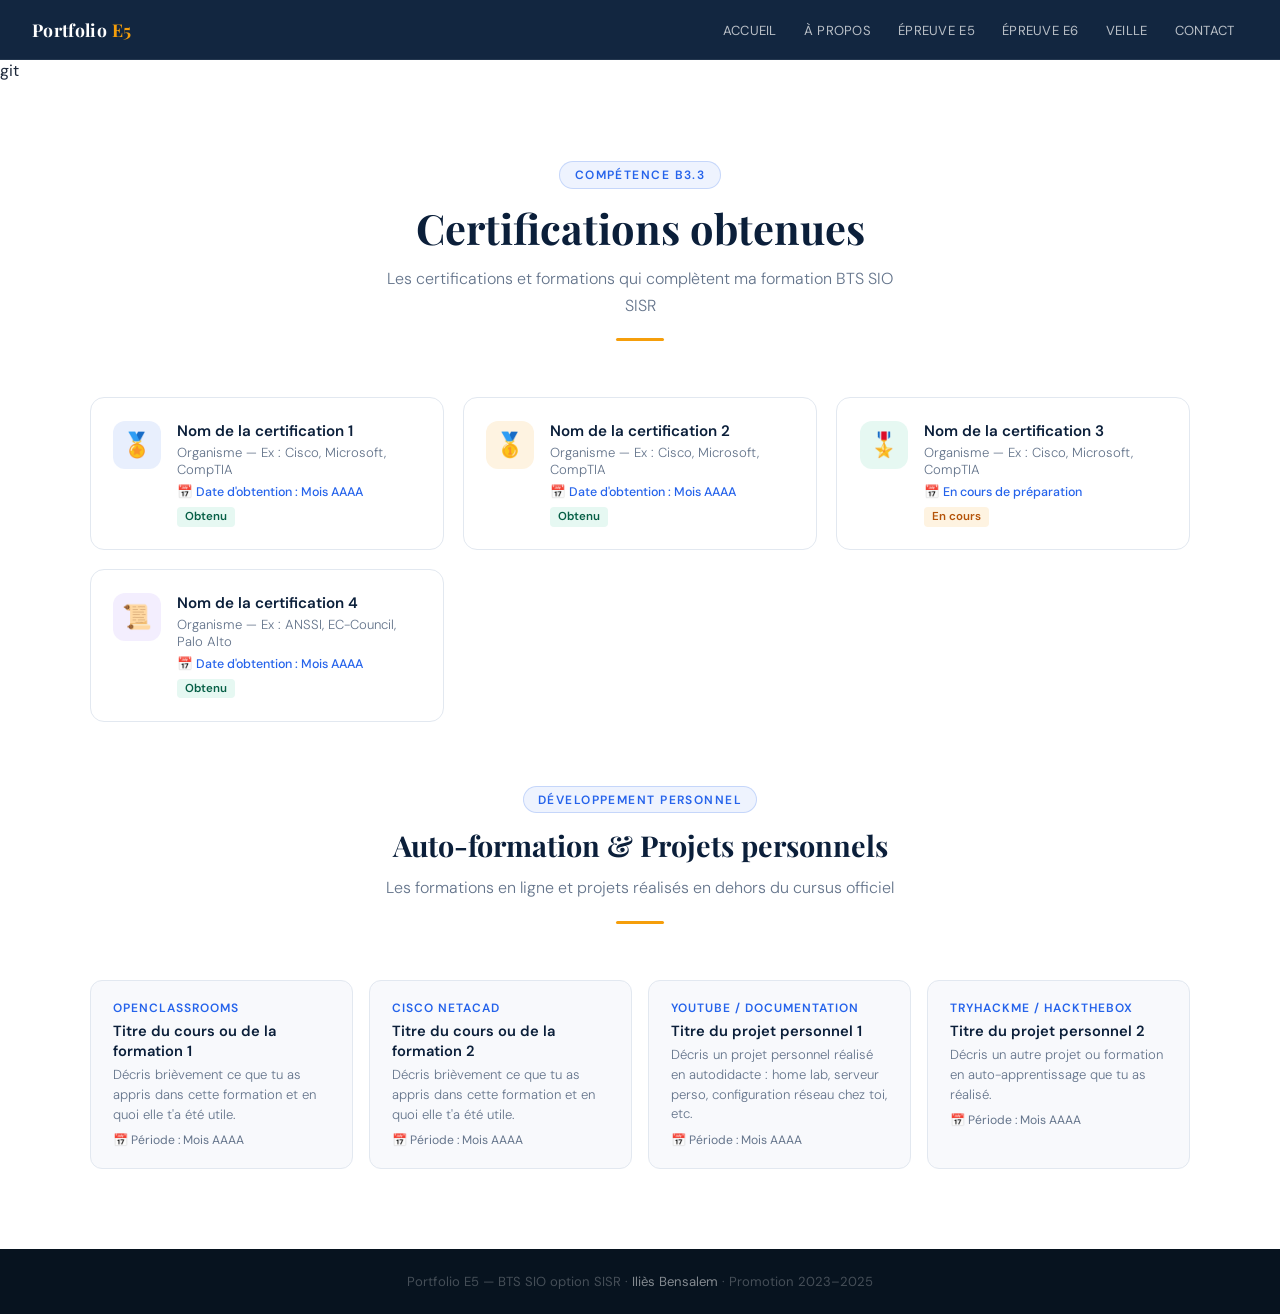
<file: certifications.html>
git <!DOCTYPE html>
<html lang="fr">
<head>
<meta charset="UTF-8">
<meta name="viewport" content="width=device-width, initial-scale=1.0">
<title>Certifications — Portfolio E5 BTS SIO SISR</title>
<link href="https://fonts.googleapis.com/css2?family=Playfair+Display:wght@400;700&family=DM+Sans:wght@300;400;500;600&display=swap" rel="stylesheet">
<link rel="stylesheet" href="css/style.css">
<style>
  body { padding-top: 60px; }
  .certif-grid {
    display: grid;
    grid-template-columns: repeat(auto-fill, minmax(280px, 1fr));
    gap: 1.2rem;
  }
  .certif-card {
    background: var(--card-bg);
    border: 1px solid var(--gray-200);
    border-radius: 14px;
    padding: 1.4rem;
    display: flex;
    align-items: flex-start;
    gap: 1rem;
    transition: transform 0.2s, box-shadow 0.2s;
  }
  .certif-card:hover {
    transform: translateY(-2px);
    box-shadow: 0 6px 20px rgba(0,0,0,0.07);
  }
  .certif-icon {
    width: 48px; height: 48px;
    border-radius: 12px;
    display: flex; align-items: center; justify-content: center;
    font-size: 24px; flex-shrink: 0;
  }
  .certif-info h4 { font-size: 0.95rem; font-weight: 600; color: var(--navy); margin-bottom: 0.2rem; }
  .certif-info p { font-size: 0.82rem; color: var(--text-muted); font-weight: 300; }
  .certif-info .certif-date { font-size: 0.78rem; color: var(--blue); font-weight: 500; margin-top: 0.4rem; }
  .certif-info .certif-badge {
    display: inline-block;
    font-size: 0.72rem; font-weight: 600;
    padding: 0.15rem 0.5rem; border-radius: 4px;
    margin-top: 0.4rem;
  }
  .certif-badge.obtenu { background: rgba(16,185,129,0.1); color: #065F46; }
  .certif-badge.en-cours { background: rgba(245,158,11,0.12); color: #B45309; }
  .certif-badge.auto { background: rgba(37,99,235,0.08); color: var(--blue); }

  /* Section auto-formation */
  .autoform-grid {
    display: grid;
    grid-template-columns: repeat(auto-fill, minmax(260px, 1fr));
    gap: 1rem;
  }
  .autoform-card {
    background: var(--section-bg);
    border: 1px solid var(--gray-200);
    border-radius: 12px;
    padding: 1.2rem 1.4rem;
    transition: border-color 0.2s;
  }
  .autoform-card:hover { border-color: var(--blue); }
  .autoform-platform { font-size: 0.75rem; color: var(--blue); font-weight: 600; letter-spacing: 0.08em; text-transform: uppercase; margin-bottom: 0.3rem; }
  .autoform-title { font-size: 0.92rem; font-weight: 600; color: var(--navy); margin-bottom: 0.3rem; }
  .autoform-desc { font-size: 0.82rem; color: var(--text-muted); font-weight: 300; line-height: 1.5; }
  .autoform-date { font-size: 0.76rem; color: var(--text-muted); margin-top: 0.5rem; }
</style>
</head>
<body>

<nav>
  <a href="index.html" class="nav-logo">Portfolio <span>E5</span></a>
  <ul class="nav-links" id="navLinks">
    <li><a href="index.html">Accueil</a></li>
    <li><a href="presentation.html">À Propos</a></li>
    <li><a href="competences.html">Épreuve E5</a></li>
    <li><a href="situations.html">Épreuve E6</a></li>
    <li><a href="veille.html">Veille</a></li>
    <li><a href="contact.html">Contact</a></li>
  </ul>
  <button class="hamburger" id="hamburger" aria-label="Menu">
    <span></span><span></span><span></span>
  </button>
</nav>

<section>
  <div class="container">
    <div class="section-header fade-in">
      <div class="section-tag">Compétence B3.3</div>
      <h2 class="section-title">Certifications obtenues</h2>
      <p class="section-sub">Les certifications et formations qui complètent ma formation BTS SIO SISR</p>
      <div class="divider"></div>
    </div>
    <div class="certif-grid fade-in">

      <!-- Modifie chaque carte avec tes vraies certifications -->
      <div class="certif-card">
        <div class="certif-icon" style="background:rgba(37,99,235,0.1)">🏅</div>
        <div class="certif-info">
          <h4>Nom de la certification 1</h4>
          <p>Organisme — Ex : Cisco, Microsoft, CompTIA</p>
          <div class="certif-date">📅 Date d'obtention : Mois AAAA</div>
          <span class="certif-badge obtenu">Obtenu</span>
        </div>
      </div>

      <div class="certif-card">
        <div class="certif-icon" style="background:rgba(245,158,11,0.12)">🥇</div>
        <div class="certif-info">
          <h4>Nom de la certification 2</h4>
          <p>Organisme — Ex : Cisco, Microsoft, CompTIA</p>
          <div class="certif-date">📅 Date d'obtention : Mois AAAA</div>
          <span class="certif-badge obtenu">Obtenu</span>
        </div>
      </div>

      <div class="certif-card">
        <div class="certif-icon" style="background:rgba(16,185,129,0.1)">🎖️</div>
        <div class="certif-info">
          <h4>Nom de la certification 3</h4>
          <p>Organisme — Ex : Cisco, Microsoft, CompTIA</p>
          <div class="certif-date">📅 En cours de préparation</div>
          <span class="certif-badge en-cours">En cours</span>
        </div>
      </div>

      <div class="certif-card">
        <div class="certif-icon" style="background:rgba(139,92,246,0.1)">📜</div>
        <div class="certif-info">
          <h4>Nom de la certification 4</h4>
          <p>Organisme — Ex : ANSSI, EC-Council, Palo Alto</p>
          <div class="certif-date">📅 Date d'obtention : Mois AAAA</div>
          <span class="certif-badge obtenu">Obtenu</span>
        </div>
      </div>

    </div>

    <!-- AUTO-FORMATION -->
    <div class="section-header fade-in" style="margin-top:4rem;">
      <div class="section-tag">Développement personnel</div>
      <h2 class="section-title" style="font-size:1.8rem;">Auto-formation & Projets personnels</h2>
      <p class="section-sub">Les formations en ligne et projets réalisés en dehors du cursus officiel</p>
      <div class="divider"></div>
    </div>
    <div class="autoform-grid fade-in">

      <!-- Modifie chaque bloc avec tes vraies formations -->
      <div class="autoform-card">
        <div class="autoform-platform">OpenClassrooms</div>
        <div class="autoform-title">Titre du cours ou de la formation 1</div>
        <div class="autoform-desc">Décris brièvement ce que tu as appris dans cette formation et en quoi elle t'a été utile.</div>
        <div class="autoform-date">📅 Période : Mois AAAA</div>
      </div>

      <div class="autoform-card">
        <div class="autoform-platform">Cisco NetAcad</div>
        <div class="autoform-title">Titre du cours ou de la formation 2</div>
        <div class="autoform-desc">Décris brièvement ce que tu as appris dans cette formation et en quoi elle t'a été utile.</div>
        <div class="autoform-date">📅 Période : Mois AAAA</div>
      </div>

      <div class="autoform-card">
        <div class="autoform-platform">YouTube / Documentation</div>
        <div class="autoform-title">Titre du projet personnel 1</div>
        <div class="autoform-desc">Décris un projet personnel réalisé en autodidacte : home lab, serveur perso, configuration réseau chez toi, etc.</div>
        <div class="autoform-date">📅 Période : Mois AAAA</div>
      </div>

      <div class="autoform-card">
        <div class="autoform-platform">TryHackMe / HackTheBox</div>
        <div class="autoform-title">Titre du projet personnel 2</div>
        <div class="autoform-desc">Décris un autre projet ou formation en auto-apprentissage que tu as réalisé.</div>
        <div class="autoform-date">📅 Période : Mois AAAA</div>
      </div>

    </div>
  </div>
</section>

<footer>
  <p>Portfolio E5 — BTS SIO option SISR · <span>Iliès Bensalem</span> · Promotion 2023–2025</p>
</footer>

<script src="js/main.js"></script>
</body>
</html>
</file>
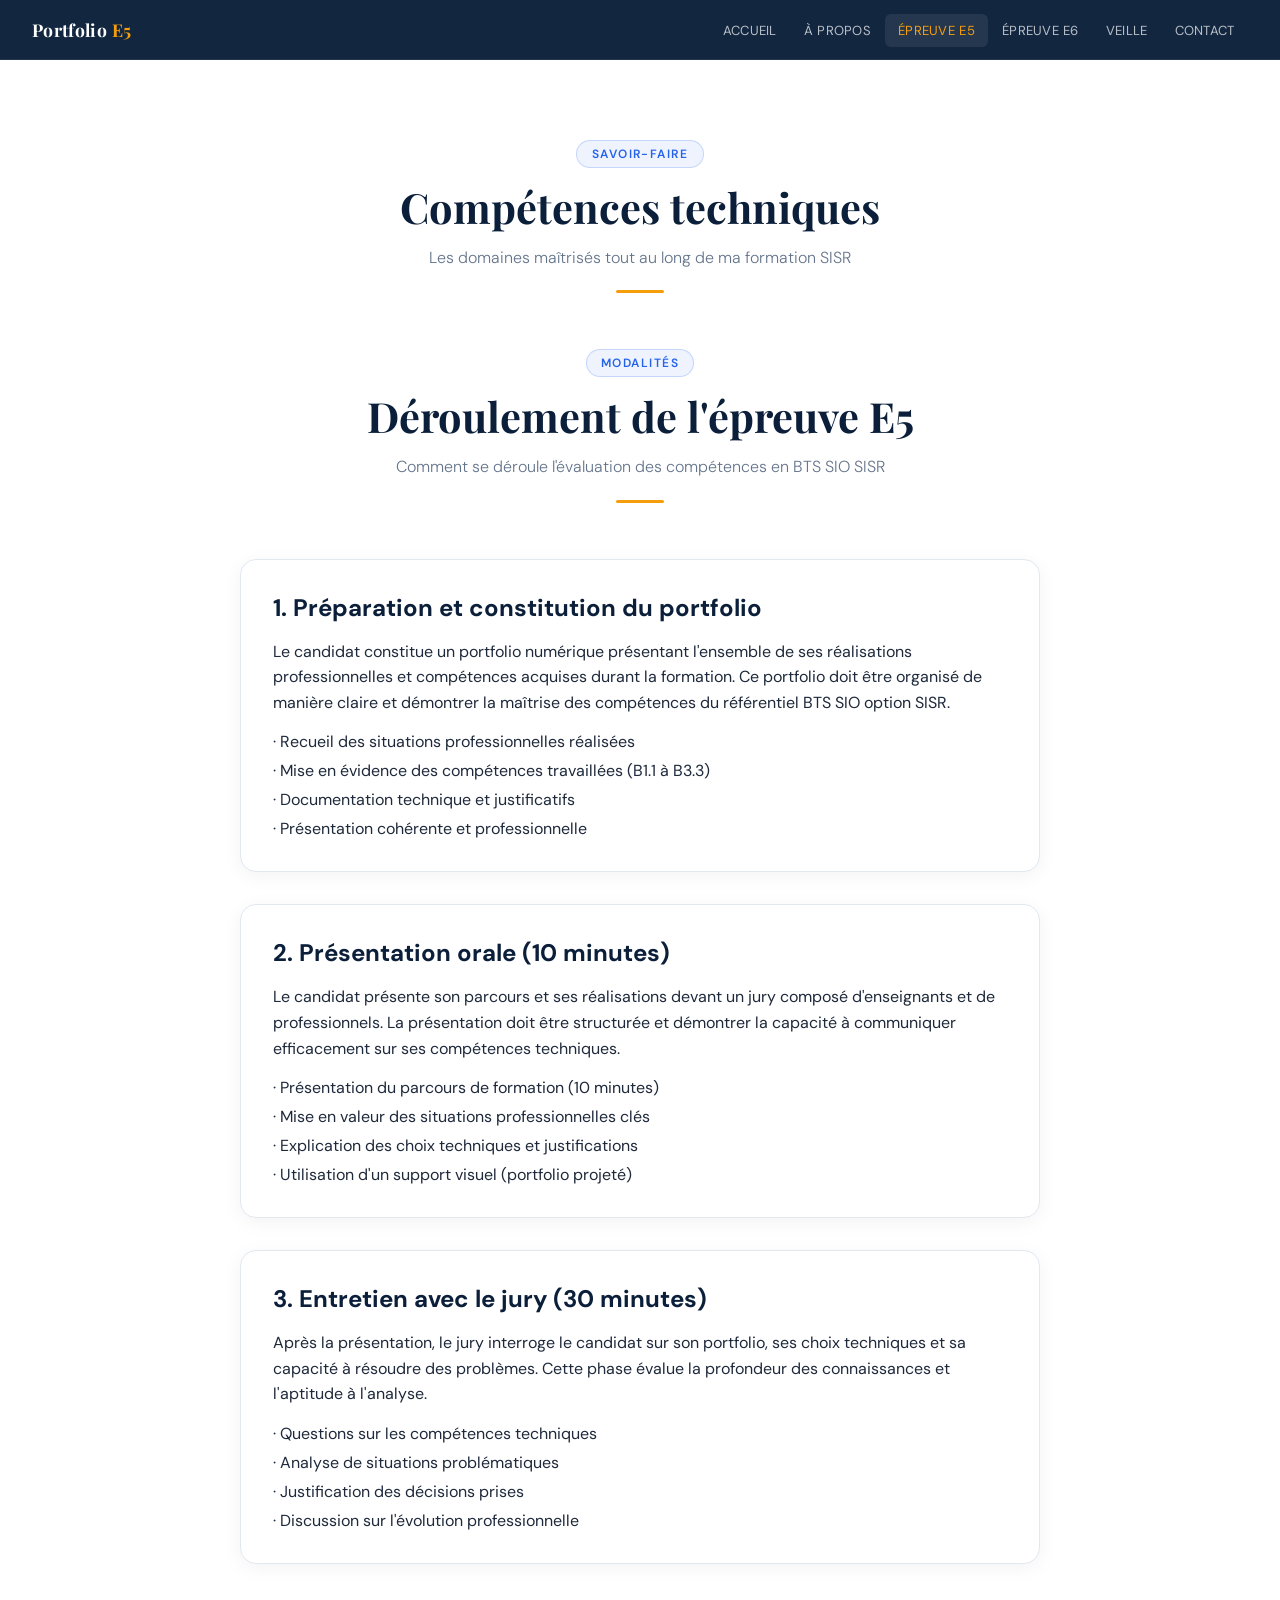
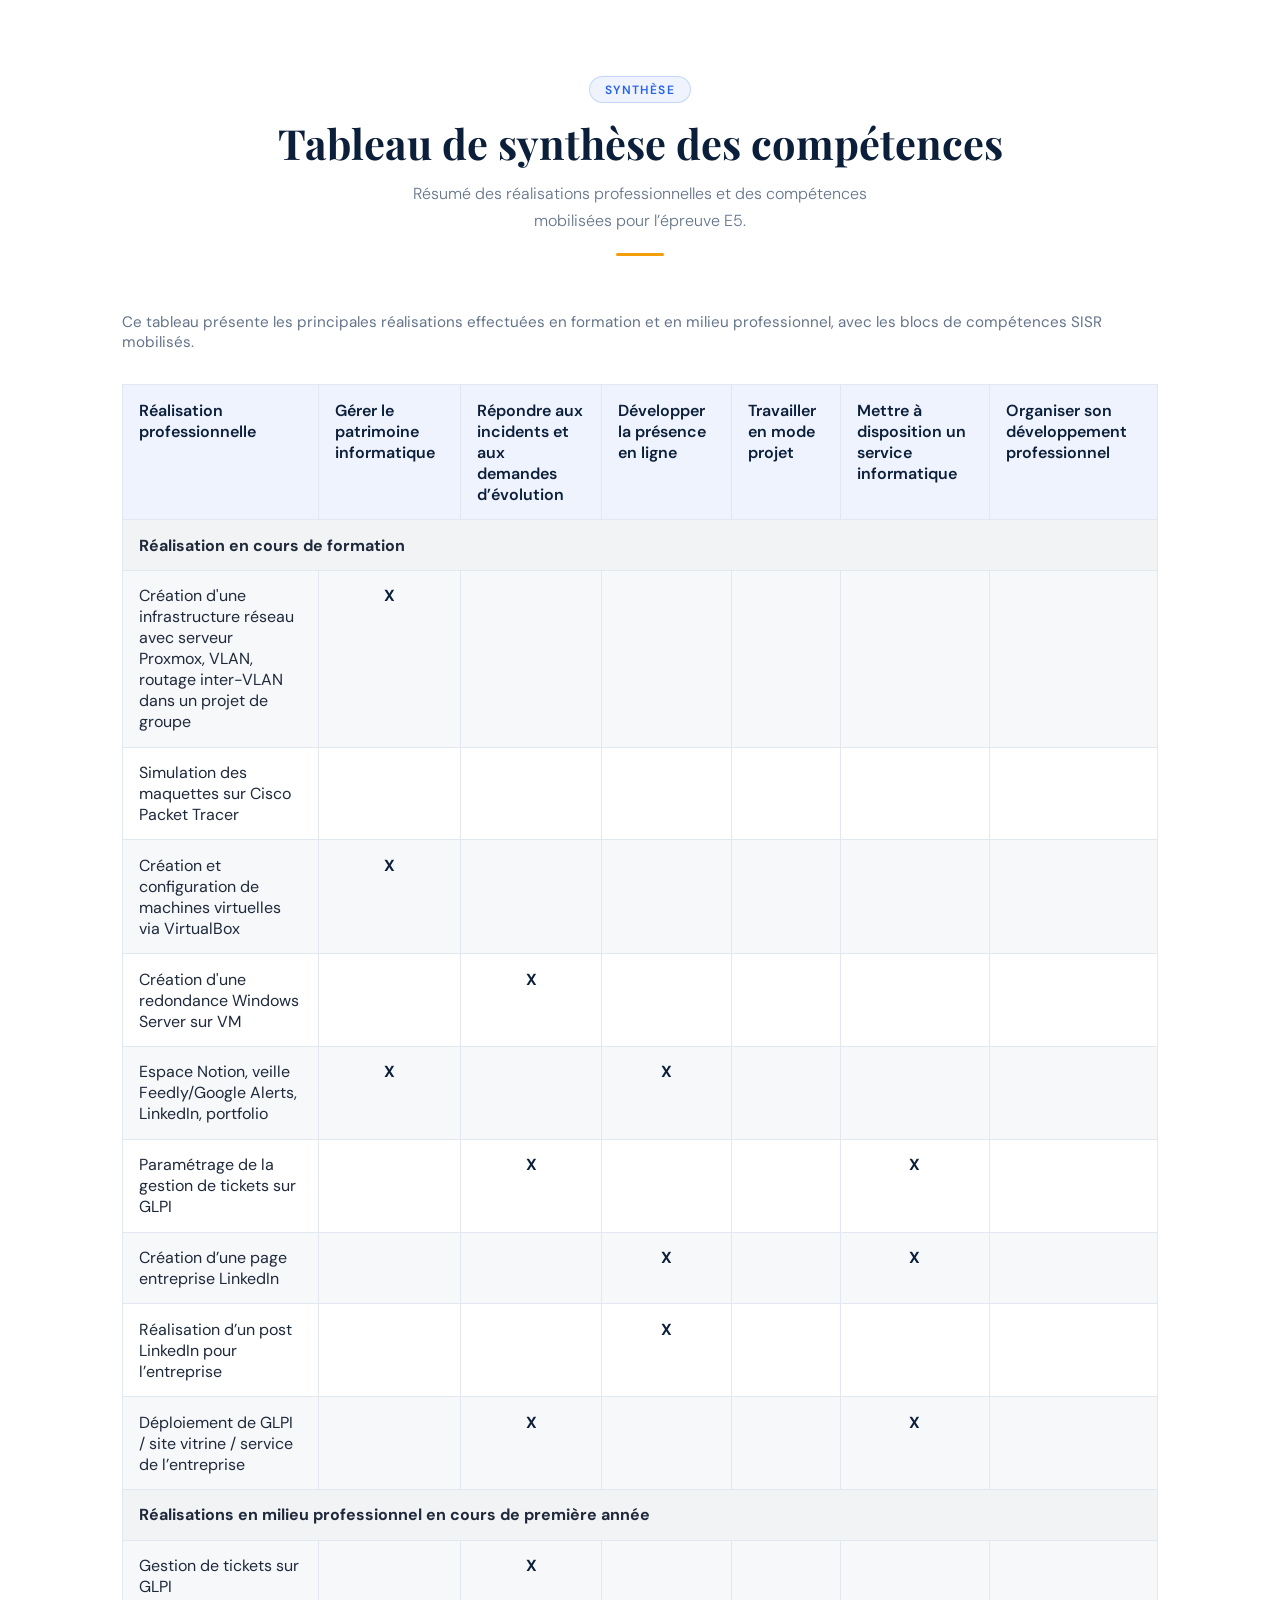
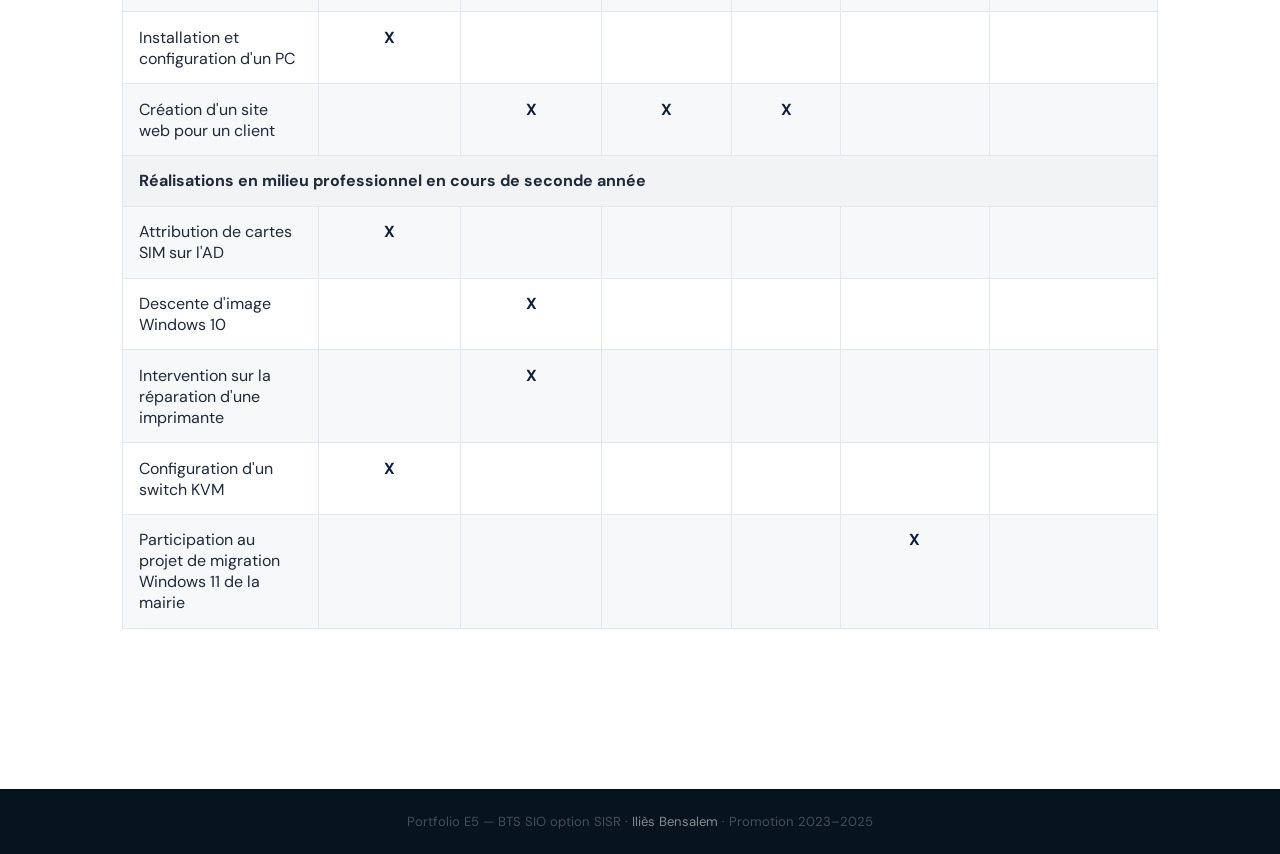
<file: competences.html>
<!DOCTYPE html>
<html lang="fr">
<head>
<meta charset="UTF-8">
<meta name="viewport" content="width=device-width, initial-scale=1.0">
<title>Compétences — Portfolio E5 BTS SIO SISR</title>
<link href="https://fonts.googleapis.com/css2?family=Playfair+Display:wght@400;700&family=DM+Sans:wght@300;400;500;600&display=swap" rel="stylesheet">
<link rel="stylesheet" href="css/style.css">
<style>
  body { padding-top: 60px; }
  .competences-grid {
    display: grid;
    grid-template-columns: repeat(auto-fill, minmax(300px, 1fr));
    gap: 1.5rem;
  }
  .competence-card {
    background: var(--card-bg);
    border: 1px solid var(--gray-200);
    border-radius: 16px;
    padding: 1.6rem;
    transition: transform 0.2s, box-shadow 0.2s;
  }
  .competence-card:hover {
    transform: translateY(-3px);
    box-shadow: 0 8px 30px rgba(0,0,0,0.09);
  }
  .comp-header { display: flex; align-items: flex-start; gap: 1rem; margin-bottom: 1.2rem; }
  .comp-icon {
    width: 44px; height: 44px;
    border-radius: 12px;
    display: flex; align-items: center; justify-content: center;
    font-size: 22px; flex-shrink: 0;
  }
  .comp-icon.blue { background: rgba(37,99,235,0.1); }
  .comp-icon.amber { background: rgba(245,158,11,0.12); }
  .comp-icon.green { background: rgba(16,185,129,0.1); }
  .comp-icon.purple { background: rgba(139,92,246,0.1); }
  .comp-icon.red { background: rgba(239,68,68,0.1); }
  .comp-icon.teal { background: rgba(20,184,166,0.1); }
  .comp-title { font-size: 1rem; font-weight: 600; color: var(--navy); }
  .comp-sub { font-size: 0.82rem; color: var(--text-muted); font-weight: 300; margin-top: 2px; }
  .skill-bars { display: flex; flex-direction: column; gap: 10px; }
  .skill-item { display: flex; flex-direction: column; gap: 5px; }
  .skill-label { display: flex; justify-content: space-between; font-size: 0.82rem; color: var(--text-muted); }
  .skill-label span:last-child { font-weight: 600; color: var(--text); }
  .skill-bar { height: 6px; background: var(--gray-100); border-radius: 100px; overflow: hidden; }
  .skill-fill {
    height: 100%; border-radius: 100px;
    background: linear-gradient(90deg, var(--blue), var(--blue-light));
    transition: width 1s cubic-bezier(0.4,0,0.2,1); width: 0;
  }
  .skill-fill.amber { background: linear-gradient(90deg, #F59E0B, #FBBF24); }
  .skill-fill.green { background: linear-gradient(90deg, #10B981, #34D399); }
  .skill-fill.purple { background: linear-gradient(90deg, #8B5CF6, #A78BFA); }
  .skill-fill.red { background: linear-gradient(90deg, #EF4444, #F87171); }
  .skill-fill.teal { background: linear-gradient(90deg, #14B8A6, #2DD4BF); }

  .synthesis-table {
    width: 100%;
    border-collapse: collapse;
    margin-top: 2rem;
  }
  .synthesis-table th,
  .synthesis-table td {
    border: 1px solid var(--gray-200);
    padding: 0.9rem 1rem;
    vertical-align: top;
  }
  .synthesis-table th {
    background: rgba(37,99,235,0.08);
    font-weight: 600;
    color: var(--navy);
    text-align: left;
  }
  .synthesis-table tbody tr:nth-child(even) {
    background: rgba(148,163,184,0.08);
  }
  .synthesis-table .check {
    text-align: center;
    font-weight: 700;
    color: var(--navy);
  }
  .synthesis-note {
    font-size: 0.95rem;
    color: var(--text-muted);
    margin-bottom: 1rem;
  }

  /* Bloc compétences BTS */
  .bts-grid {
    display: grid;
    grid-template-columns: repeat(auto-fill, minmax(280px, 1fr));
    gap: 1rem;
    margin-top: 3rem;
  }
  .bts-card {
    background: var(--navy);
    border-radius: 14px;
    padding: 1.3rem 1.5rem;
    color: var(--white);
  }
  .bts-card-code { font-size: 0.75rem; color: var(--accent); font-weight: 600; letter-spacing: 0.1em; text-transform: uppercase; margin-bottom: 0.4rem; }
  .bts-card-title { font-size: 0.95rem; font-weight: 500; color: var(--white); line-height: 1.4; }
  .bts-card-detail { font-size: 0.82rem; color: rgba(255,255,255,0.5); font-weight: 300; margin-top: 0.4rem; }
</style>
</head>
<body>

<nav>
  <a href="index.html" class="nav-logo">Portfolio <span>E5</span></a>
  <ul class="nav-links" id="navLinks">
    <li><a href="index.html">Accueil</a></li>
    <li><a href="presentation.html">À Propos</a></li>

    <li><a href="competences.html">Épreuve E5</a></li>
    <li><a href="situations.html">Épreuve E6</a></li>
    <li><a href="veille.html">Veille</a></li>
    <li><a href="contact.html">Contact</a></li>
  </ul>
  <button class="hamburger" id="hamburger" aria-label="Menu">
    <span></span><span></span><span></span>
  </button>
</nav>

<section>
  <div class="container">
    <div class="section-header fade-in">
      <div class="section-tag">Savoir-faire</div>
      <h2 class="section-title">Compétences techniques</h2>
      <p class="section-sub">Les domaines maîtrisés tout au long de ma formation SISR</p>
      <div class="divider"></div>
    </div>

    <div class="section-header fade-in">
      <div class="section-tag">Modalités</div>
      <h2 class="section-title">Déroulement de l'épreuve E5</h2>
      <p class="section-sub">Comment se déroule l'évaluation des compétences en BTS SIO SISR</p>
      <div class="divider"></div>
    </div>

    <div class="fade-in" style="max-width: 800px; margin: 0 auto;">

      <section style="margin-bottom: 2rem; padding: 2rem; background: var(--card-bg); border-radius: 16px; border: 1px solid var(--gray-200); box-shadow: 0 4px 20px rgba(0,0,0,0.05);">
        <h3 style="font-size: 1.5rem; font-weight: 700; color: var(--navy); margin-bottom: 1rem;">1. Préparation et constitution du portfolio</h3>
        <p style="font-size: 1rem; line-height: 1.6; color: var(--text); margin-bottom: 1rem;">
          Le candidat constitue un portfolio numérique présentant l'ensemble de ses réalisations professionnelles et compétences acquises durant la formation. Ce portfolio doit être organisé de manière claire et démontrer la maîtrise des compétences du référentiel BTS SIO option SISR.
        </p>
        <ul style="list-style: none; padding: 0;">
          <li style="margin-bottom: 0.5rem;">· Recueil des situations professionnelles réalisées</li>
          <li style="margin-bottom: 0.5rem;">· Mise en évidence des compétences travaillées (B1.1 à B3.3)</li>
          <li style="margin-bottom: 0.5rem;">· Documentation technique et justificatifs</li>
          <li>· Présentation cohérente et professionnelle</li>
        </ul>
      </section>

      <section style="margin-bottom: 2rem; padding: 2rem; background: var(--card-bg); border-radius: 16px; border: 1px solid var(--gray-200); box-shadow: 0 4px 20px rgba(0,0,0,0.05);">
        <h3 style="font-size: 1.5rem; font-weight: 700; color: var(--navy); margin-bottom: 1rem;">2. Présentation orale (10 minutes)</h3>
        <p style="font-size: 1rem; line-height: 1.6; color: var(--text); margin-bottom: 1rem;">
          Le candidat présente son parcours et ses réalisations devant un jury composé d'enseignants et de professionnels. La présentation doit être structurée et démontrer la capacité à communiquer efficacement sur ses compétences techniques.
        </p>
        <ul style="list-style: none; padding: 0;">
          <li style="margin-bottom: 0.5rem;">· Présentation du parcours de formation (10 minutes)</li>
          <li style="margin-bottom: 0.5rem;">· Mise en valeur des situations professionnelles clés</li>
          <li style="margin-bottom: 0.5rem;">· Explication des choix techniques et justifications</li>
          <li>· Utilisation d'un support visuel (portfolio projeté)</li>
        </ul>
      </section>

      <section style="margin-bottom: 2rem; padding: 2rem; background: var(--card-bg); border-radius: 16px; border: 1px solid var(--gray-200); box-shadow: 0 4px 20px rgba(0,0,0,0.05);">
        <h3 style="font-size: 1.5rem; font-weight: 700; color: var(--navy); margin-bottom: 1rem;">3. Entretien avec le jury (30 minutes)</h3>
        <p style="font-size: 1rem; line-height: 1.6; color: var(--text); margin-bottom: 1rem;">
          Après la présentation, le jury interroge le candidat sur son portfolio, ses choix techniques et sa capacité à résoudre des problèmes. Cette phase évalue la profondeur des connaissances et l'aptitude à l'analyse.
        </p>
        <ul style="list-style: none; padding: 0;">
          <li style="margin-bottom: 0.5rem;">· Questions sur les compétences techniques</li>
          <li style="margin-bottom: 0.5rem;">· Analyse de situations problématiques</li>
          <li style="margin-bottom: 0.5rem;">· Justification des décisions prises</li>
          <li>· Discussion sur l'évolution professionnelle</li>
        </ul>
      </section>

    </div>

    <section class="fade-in" style="margin-top: 2rem;">
      <div class="section-header">
        <div class="section-tag">Synthèse</div>
        <h2 class="section-title">Tableau de synthèse des compétences</h2>
        <p class="section-sub">Résumé des réalisations professionnelles et des compétences mobilisées pour l’épreuve E5.</p>
        <div class="divider"></div>
      </div>
      <div class="synthesis-note">
        Ce tableau présente les principales réalisations effectuées en formation et en milieu professionnel, avec les blocs de compétences SISR mobilisés.
      </div>
      <table class="synthesis-table">
        <thead>
          <tr>
            <th>Réalisation professionnelle</th>
            <th>Gérer le patrimoine informatique</th>
            <th>Répondre aux incidents et aux demandes d’évolution</th>
            <th>Développer la présence en ligne</th>
            <th>Travailler en mode projet</th>
            <th>Mettre à disposition un service informatique</th>
            <th>Organiser son développement professionnel</th>
          </tr>
        </thead>
        <tbody>
          <tr>
            <td colspan="7" style="font-weight: 700; background: rgba(15,23,42,0.05);">Réalisation en cours de formation</td>
          </tr>
          <tr>
            <td>Création d'une infrastructure réseau avec serveur Proxmox, VLAN, routage inter-VLAN dans un projet de groupe</td>
            <td class="check">X</td>
            <td></td>
            <td></td>
            <td></td>
            <td></td>
            <td></td>
          </tr>
          <tr>
            <td>Simulation des maquettes sur Cisco Packet Tracer</td>
            <td></td>
            <td></td>
            <td></td>
            <td></td>
            <td></td>
            <td></td>
          </tr>
          <tr>
            <td>Création et configuration de machines virtuelles via VirtualBox</td>
            <td class="check">X</td>
            <td></td>
            <td></td>
            <td></td>
            <td></td>
            <td></td>
          </tr>
          <tr>
            <td>Création d'une redondance Windows Server sur VM</td>
            <td></td>
            <td class="check">X</td>
            <td></td>
            <td></td>
            <td></td>
            <td></td>
          </tr>
          <tr>
            <td>Espace Notion, veille Feedly/Google Alerts, LinkedIn, portfolio</td>
            <td class="check">X</td>
            <td></td>
            <td class="check">X</td>
            <td></td>
            <td></td>
            <td></td>
          </tr>
          <tr>
            <td>Paramétrage de la gestion de tickets sur GLPI</td>
            <td></td>
            <td class="check">X</td>
            <td></td>
            <td></td>
            <td class="check">X</td>
            <td></td>
          </tr>
          <tr>
            <td>Création d’une page entreprise LinkedIn</td>
            <td></td>
            <td></td>
            <td class="check">X</td>
            <td></td>
            <td class="check">X</td>
            <td></td>
          </tr>
          <tr>
            <td>Réalisation d’un post LinkedIn pour l’entreprise</td>
            <td></td>
            <td></td>
            <td class="check">X</td>
            <td></td>
            <td></td>
            <td></td>
          </tr>
          <tr>
            <td>Déploiement de GLPI / site vitrine / service de l’entreprise</td>
            <td></td>
            <td class="check">X</td>
            <td></td>
            <td></td>
            <td class="check">X</td>
            <td></td>
          </tr>
          <tr>
            <td colspan="7" style="font-weight: 700; background: rgba(15,23,42,0.05);">Réalisations en milieu professionnel en cours de première année</td>
          </tr>
          <tr>
            <td>Gestion de tickets sur GLPI</td>
            <td></td>
            <td class="check">X</td>
            <td></td>
            <td></td>
            <td></td>
            <td></td>
          </tr>
          <tr>
            <td>Installation et configuration d'un PC</td>
            <td class="check">X</td>
            <td></td>
            <td></td>
            <td></td>
            <td></td>
            <td></td>
          </tr>
          <tr>
            <td>Création d'un site web pour un client</td>
            <td></td>
            <td class="check">X</td>
            <td class="check">X</td>
            <td class="check">X</td>
            <td></td>
            <td></td>
          </tr>
          <tr>
            <td colspan="7" style="font-weight: 700; background: rgba(15,23,42,0.05);">Réalisations en milieu professionnel en cours de seconde année</td>
          </tr>
          <tr>
            <td>Attribution de cartes SIM sur l'AD</td>
            <td class="check">X</td>
            <td></td>
            <td></td>
            <td></td>
            <td></td>
            <td></td>
          </tr>
          <tr>
            <td>Descente d'image Windows 10</td>
            <td></td>
            <td class="check">X</td>
            <td></td>
            <td></td>
            <td></td>
            <td></td>
          </tr>
          <tr>
            <td>Intervention sur la réparation d'une imprimante</td>
            <td></td>
            <td class="check">X</td>
            <td></td>
            <td></td>
            <td></td>
            <td></td>
          </tr>
          <tr>
            <td>Configuration d'un switch KVM</td>
            <td class="check">X</td>
            <td></td>
            <td></td>
            <td></td>
            <td></td>
            <td></td>
          </tr>
          <tr>
            <td>Participation au projet de migration Windows 11 de la mairie</td>
            <td></td>
            <td></td>
            <td></td>
            <td></td>
            <td class="check">X</td>
            <td></td>
          </tr>
        </tbody>
      </table>
    </section>

  </div>
</section>

<footer>
  <p>Portfolio E5 — BTS SIO option SISR · <span>Iliès Bensalem</span> · Promotion 2023–2025</p>
</footer>

<script src="js/main.js"></script>
</body>
</html>
</file>
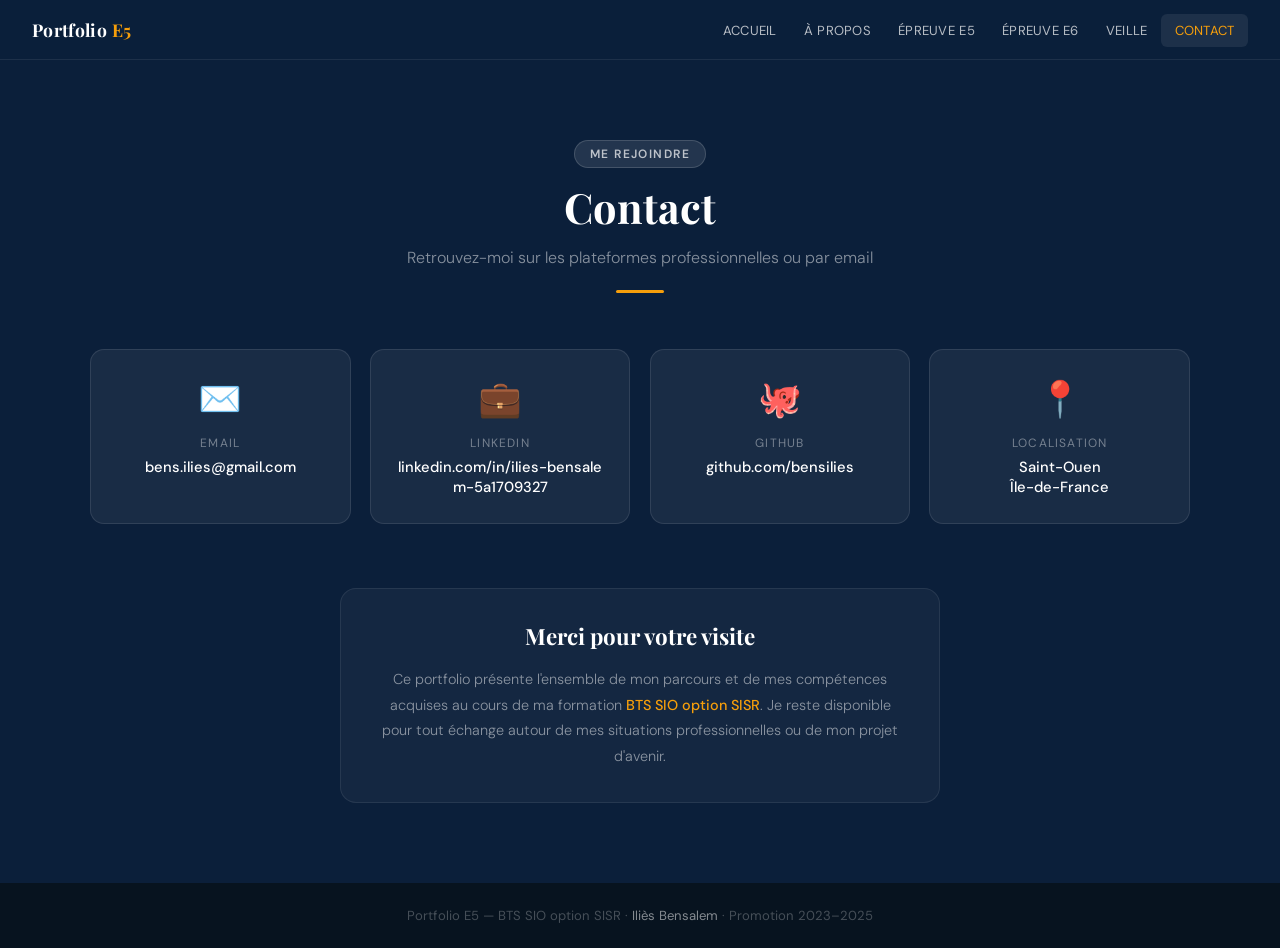
<file: contact.html>
<!DOCTYPE html>
<html lang="fr">
<head>
<meta charset="UTF-8">
<meta name="viewport" content="width=device-width, initial-scale=1.0">
<title>Contact — Portfolio E5 BTS SIO SISR</title>
<link href="https://fonts.googleapis.com/css2?family=Playfair+Display:wght@400;700&family=DM+Sans:wght@300;400;500;600&display=swap" rel="stylesheet">
<link rel="stylesheet" href="css/style.css">
<style>
  body { padding-top: 60px; background: var(--navy); min-height: 100vh; display: flex; flex-direction: column; }
  main { flex: 1; }
  .section-tag-dark { display: inline-block; background: rgba(255,255,255,0.1); color: rgba(255,255,255,0.7); border: 1px solid rgba(255,255,255,0.15); font-size: 0.75rem; font-weight: 600; letter-spacing: 0.12em; text-transform: uppercase; padding: 0.3rem 0.9rem; border-radius: 100px; margin-bottom: 0.9rem; }
  .section-title-dark { font-family: 'Playfair Display', serif; font-size: clamp(1.8rem, 3.5vw, 2.6rem); font-weight: 700; color: var(--white); line-height: 1.2; margin-bottom: 0.75rem; }
  .section-sub-dark { color: rgba(255,255,255,0.5); font-size: 1rem; font-weight: 300; max-width: 520px; margin: 0 auto; line-height: 1.7; }
  .divider-dark { width: 48px; height: 3px; background: var(--accent); border-radius: 2px; margin: 1.2rem auto 0; }

  .contact-grid {
    display: grid;
    grid-template-columns: repeat(auto-fill, minmax(220px, 1fr));
    gap: 1.2rem;
    margin-top: 3rem;
  }
  .contact-card {
    background: rgba(255,255,255,0.06);
    border: 1px solid rgba(255,255,255,0.1);
    border-radius: 14px;
    padding: 1.6rem;
    text-align: center;
    transition: background 0.2s, transform 0.2s;
    text-decoration: none;
    display: block;
  }
  .contact-card:hover { background: rgba(255,255,255,0.1); transform: translateY(-3px); }
  .contact-icon { font-size: 2.2rem; display: block; margin-bottom: 0.8rem; }
  .contact-label { font-size: 0.75rem; color: rgba(255,255,255,0.4); text-transform: uppercase; letter-spacing: 0.1em; margin-bottom: 0.4rem; }
  .contact-value { font-size: 0.92rem; font-weight: 500; color: var(--white); word-break: break-all; }

  /* Bloc texte de conclusion -->*/
  .conclusion {
    max-width: 600px;
    margin: 4rem auto 0;
    text-align: center;
    padding: 2rem;
    background: rgba(255,255,255,0.04);
    border: 1px solid rgba(255,255,255,0.08);
    border-radius: 16px;
  }
  .conclusion h3 { font-family: 'Playfair Display', serif; font-size: 1.4rem; color: var(--white); margin-bottom: 1rem; }
  .conclusion p { color: rgba(255,255,255,0.5); font-size: 0.9rem; font-weight: 300; line-height: 1.8; }
  .conclusion .accent { color: var(--accent); font-weight: 500; }

  footer { background: #07131F; }
</style>
</head>
<body>

<nav>
  <a href="index.html" class="nav-logo">Portfolio <span>E5</span></a>
  <ul class="nav-links" id="navLinks">
    <li><a href="index.html">Accueil</a></li>
    <li><a href="presentation.html">À Propos</a></li>
    <li><a href="competences.html">Épreuve E5</a></li>
    <li><a href="situations.html">Épreuve E6</a></li>
    <li><a href="veille.html">Veille</a></li>
    <li><a href="contact.html">Contact</a></li>
  </ul>
  <button class="hamburger" id="hamburger" aria-label="Menu">
    <span></span><span></span><span></span>
  </button>
</nav>

<main>
  <section>
    <div class="container">
      <div class="section-header fade-in" style="color:white;">
        <div class="section-tag-dark">Me rejoindre</div>
        <h2 class="section-title-dark">Contact</h2>
        <p class="section-sub-dark">Retrouvez-moi sur les plateformes professionnelles ou par email</p>
        <div class="divider-dark"></div>
      </div>

      <div class="contact-grid fade-in">

        <!-- Modifie chaque lien et valeur avec tes vraies informations -->
        <a href="mailto:bens.ilies@gmail.com" class="contact-card">
          <span class="contact-icon">✉️</span>
          <div class="contact-label">Email</div>
          <div class="contact-value">bens.ilies@gmail.com</div>
        </a>

        <a href="https://www.linkedin.com/in/ilies-bensalem-5a1709327/" target="_blank" rel="noopener" class="contact-card">
          <span class="contact-icon">💼</span>
          <div class="contact-label">LinkedIn</div>
          <div class="contact-value">linkedin.com/in/ilies-bensalem-5a1709327</div>
        </a>

        <a href="https://github.com/bensilies" target="_blank" rel="noopener" class="contact-card">
          <span class="contact-icon">🐙</span>
          <div class="contact-label">GitHub</div>
          <div class="contact-value">github.com/bensilies</div>
        </a>

        <div class="contact-card">
          <span class="contact-icon">📍</span>
          <div class="contact-label">Localisation</div>
          <div class="contact-value">Saint-Ouen<br>Île-de-France</div>
        </div>

      </div>

      <!-- CONCLUSION -->
      <div class="conclusion fade-in">
        <h3>Merci pour votre visite</h3>
        <!-- Modifie ce message de conclusion -->
        <p>
          Ce portfolio présente l'ensemble de mon parcours et de mes compétences acquises au cours de ma formation
          <span class="accent">BTS SIO option SISR</span>. Je reste disponible pour tout échange autour de mes situations professionnelles ou de mon projet d'avenir.
        </p>
      </div>

    </div>
  </section>
</main>

<footer>
  <p>Portfolio E5 — BTS SIO option SISR · <span>Iliès Bensalem</span> · Promotion 2023–2025</p>
</footer>

<script src="js/main.js"></script>
</body>
</html>
</file>
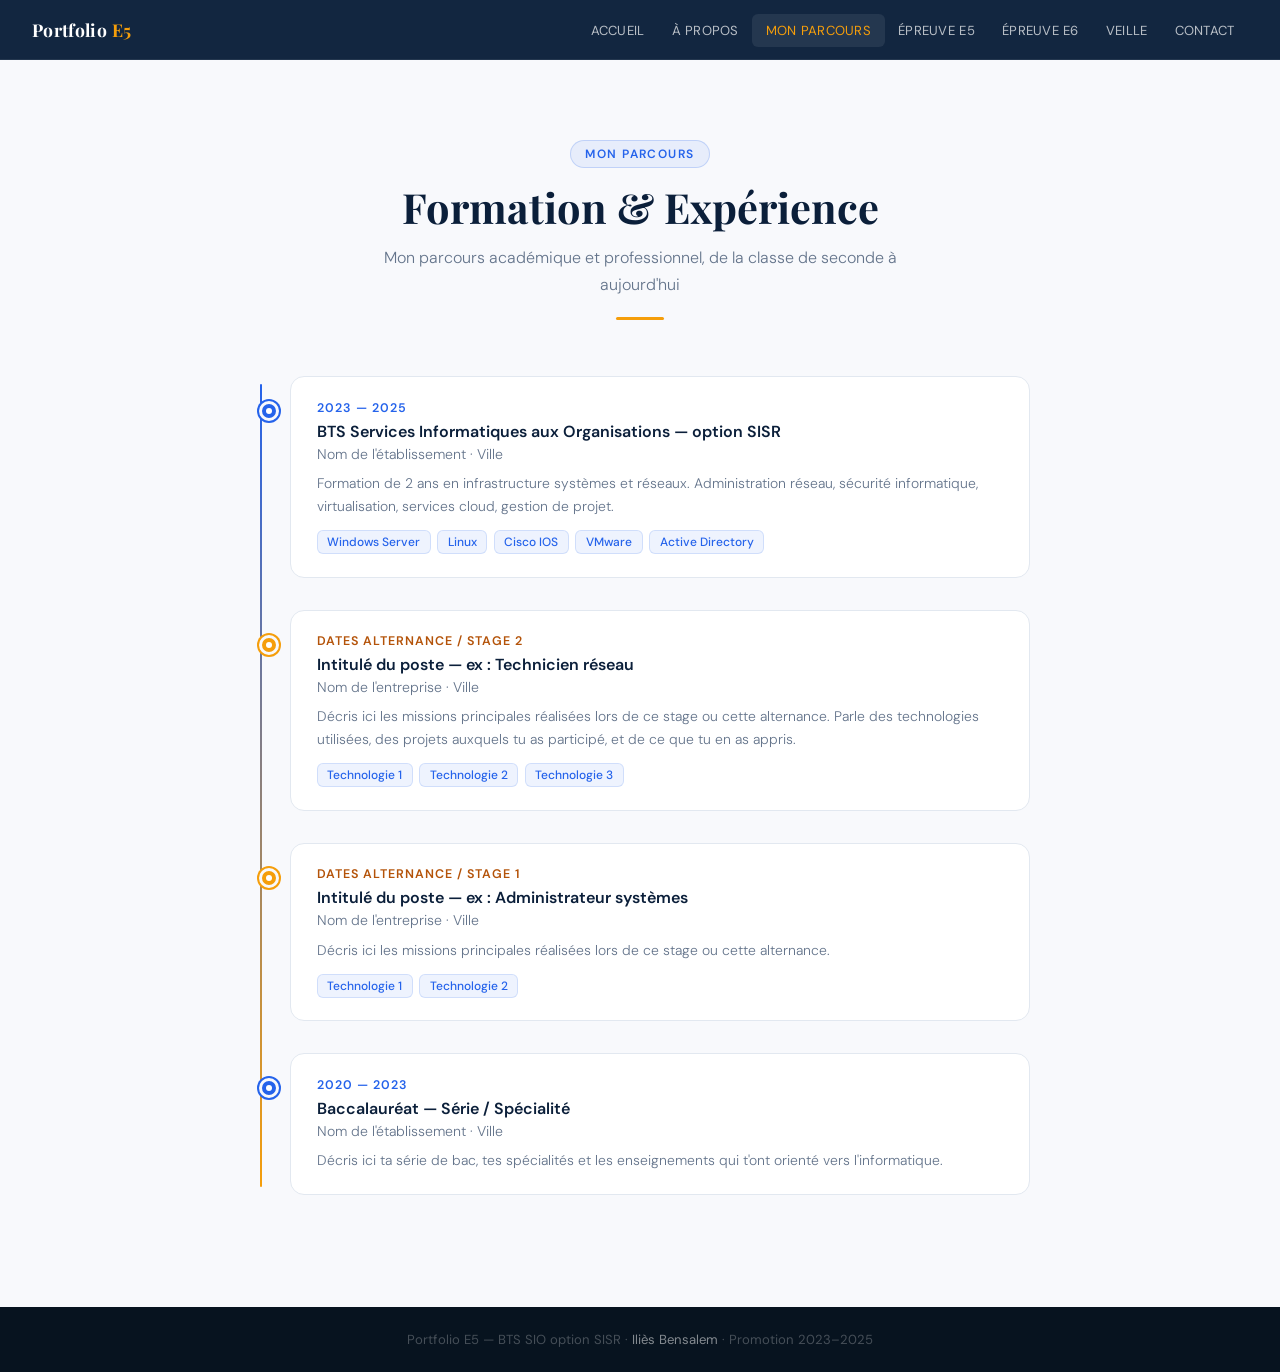
<file: formation.html>
<!DOCTYPE html>
<html lang="fr">
<head>
<meta charset="UTF-8">
<meta name="viewport" content="width=device-width, initial-scale=1.0">
<title>Mon Parcours — Portfolio E5 BTS SIO SISR</title>
<link href="https://fonts.googleapis.com/css2?family=Playfair+Display:wght@400;700&family=DM+Sans:wght@300;400;500;600&display=swap" rel="stylesheet">
<link rel="stylesheet" href="css/style.css">
<style>
  body { padding-top: 60px; background: var(--section-bg); }
  .timeline {
    position: relative;
    padding-left: 2.5rem;
    max-width: 780px;
    margin: 0 auto;
  }
  .timeline::before {
    content: '';
    position: absolute;
    left: 10px; top: 8px; bottom: 8px;
    width: 2px;
    background: linear-gradient(to bottom, var(--blue), var(--accent));
    border-radius: 2px;
  }
  .timeline-item {
    position: relative;
    margin-bottom: 2rem;
    background: var(--card-bg);
    border: 1px solid var(--gray-200);
    border-radius: 14px;
    padding: 1.4rem 1.6rem;
    transition: transform 0.2s, box-shadow 0.2s;
  }
  .timeline-item:hover {
    transform: translateX(4px);
    box-shadow: 0 4px 20px rgba(0,0,0,0.07);
  }
  .timeline-dot {
    position: absolute;
    left: -2rem; top: 1.5rem;
    width: 20px; height: 20px;
    border-radius: 50%;
    background: var(--blue);
    border: 3px solid var(--section-bg);
    box-shadow: 0 0 0 2px var(--blue);
    display: flex; align-items: center; justify-content: center;
  }
  .timeline-dot::after {
    content: ''; width: 6px; height: 6px;
    border-radius: 50%; background: var(--white);
  }
  .timeline-date {
    font-size: 0.78rem; font-weight: 600;
    color: var(--blue);
    letter-spacing: 0.08em;
    text-transform: uppercase;
    margin-bottom: 0.3rem;
  }
  .timeline-title { font-size: 1rem; font-weight: 600; color: var(--navy); margin-bottom: 0.2rem; }
  .timeline-sub { font-size: 0.88rem; color: var(--text-muted); font-weight: 300; }
  .timeline-desc {
    font-size: 0.87rem; color: var(--text-muted);
    margin-top: 0.6rem; line-height: 1.6; font-weight: 300;
  }
  .timeline-tags { display: flex; flex-wrap: wrap; gap: 0.4rem; margin-top: 0.8rem; }
  .timeline-tag {
    background: rgba(37,99,235,0.08);
    color: var(--blue);
    font-size: 0.75rem; font-weight: 500;
    padding: 0.2rem 0.6rem;
    border-radius: 6px;
    border: 1px solid rgba(37,99,235,0.15);
  }
  .timeline-item.alternance .timeline-dot { background: var(--accent); box-shadow: 0 0 0 2px var(--accent); }
  .timeline-item.alternance .timeline-date { color: #B45309; }
</style>
</head>
<body>

<nav>
  <a href="index.html" class="nav-logo">Portfolio <span>E5</span></a>
  <ul class="nav-links" id="navLinks">
    <li><a href="index.html">Accueil</a></li>
    <li><a href="presentation.html">À Propos</a></li>
    <li><a href="formation.html">MON PARCOURS</a></li>
    <li><a href="competences.html">Épreuve E5</a></li>
    <li><a href="situations.html">Épreuve E6</a></li>
    <li><a href="veille.html">Veille</a></li>
    <li><a href="contact.html">Contact</a></li>
  </ul>
  <button class="hamburger" id="hamburger" aria-label="Menu">
    <span></span><span></span><span></span>
  </button>
</nav>

<section>
  <div class="container">
    <div class="section-header fade-in">
      <div class="section-tag">MON PARCOURS</div>
      <h2 class="section-title">Formation & Expérience</h2>
      <p class="section-sub">Mon parcours académique et professionnel, de la classe de seconde à aujourd'hui</p>
      <div class="divider"></div>
    </div>
    <div class="fade-in">
      <div class="timeline">

        <!-- ITEM 1 — Formation actuelle. Modifie les dates et l'établissement -->
        <div class="timeline-item">
          <div class="timeline-dot"></div>
          <div class="timeline-date">2023 — 2025</div>
          <div class="timeline-title">BTS Services Informatiques aux Organisations — option SISR</div>
          <div class="timeline-sub">Nom de l'établissement · Ville</div>
          <div class="timeline-desc">
            Formation de 2 ans en infrastructure systèmes et réseaux. Administration réseau, sécurité informatique, virtualisation, services cloud, gestion de projet.
          </div>
          <div class="timeline-tags">
            <span class="timeline-tag">Windows Server</span>
            <span class="timeline-tag">Linux</span>
            <span class="timeline-tag">Cisco IOS</span>
            <span class="timeline-tag">VMware</span>
            <span class="timeline-tag">Active Directory</span>
          </div>
        </div>

        <!-- ITEM 2 — Stage ou alternance 2. Modifie les infos -->
        <div class="timeline-item alternance">
          <div class="timeline-dot"></div>
          <div class="timeline-date">Dates alternance / stage 2</div>
          <div class="timeline-title">Intitulé du poste — ex : Technicien réseau</div>
          <div class="timeline-sub">Nom de l'entreprise · Ville</div>
          <div class="timeline-desc">
            Décris ici les missions principales réalisées lors de ce stage ou cette alternance. Parle des technologies utilisées, des projets auxquels tu as participé, et de ce que tu en as appris.
          </div>
          <div class="timeline-tags">
            <span class="timeline-tag">Technologie 1</span>
            <span class="timeline-tag">Technologie 2</span>
            <span class="timeline-tag">Technologie 3</span>
          </div>
        </div>

        <!-- ITEM 3 — Stage ou alternance 1 -->
        <div class="timeline-item alternance">
          <div class="timeline-dot"></div>
          <div class="timeline-date">Dates alternance / stage 1</div>
          <div class="timeline-title">Intitulé du poste — ex : Administrateur systèmes</div>
          <div class="timeline-sub">Nom de l'entreprise · Ville</div>
          <div class="timeline-desc">
            Décris ici les missions principales réalisées lors de ce stage ou cette alternance.
          </div>
          <div class="timeline-tags">
            <span class="timeline-tag">Technologie 1</span>
            <span class="timeline-tag">Technologie 2</span>
          </div>
        </div>

        <!-- ITEM 4 — Baccalauréat -->
        <div class="timeline-item">
          <div class="timeline-dot"></div>
          <div class="timeline-date">2020 — 2023</div>
          <div class="timeline-title">Baccalauréat — Série / Spécialité</div>
          <div class="timeline-sub">Nom de l'établissement · Ville</div>
          <div class="timeline-desc">
            Décris ici ta série de bac, tes spécialités et les enseignements qui t'ont orienté vers l'informatique.
          </div>
        </div>

        <!-- Tu peux ajouter d'autres items en copiant un bloc ci-dessus -->

      </div>
    </div>
  </div>
</section>

<footer>
  <p>Portfolio E5 — BTS SIO option SISR · <span>Iliès Bensalem</span> · Promotion 2023–2025</p>
</footer>

<script src="js/main.js"></script>
</body>
</html>
</file>
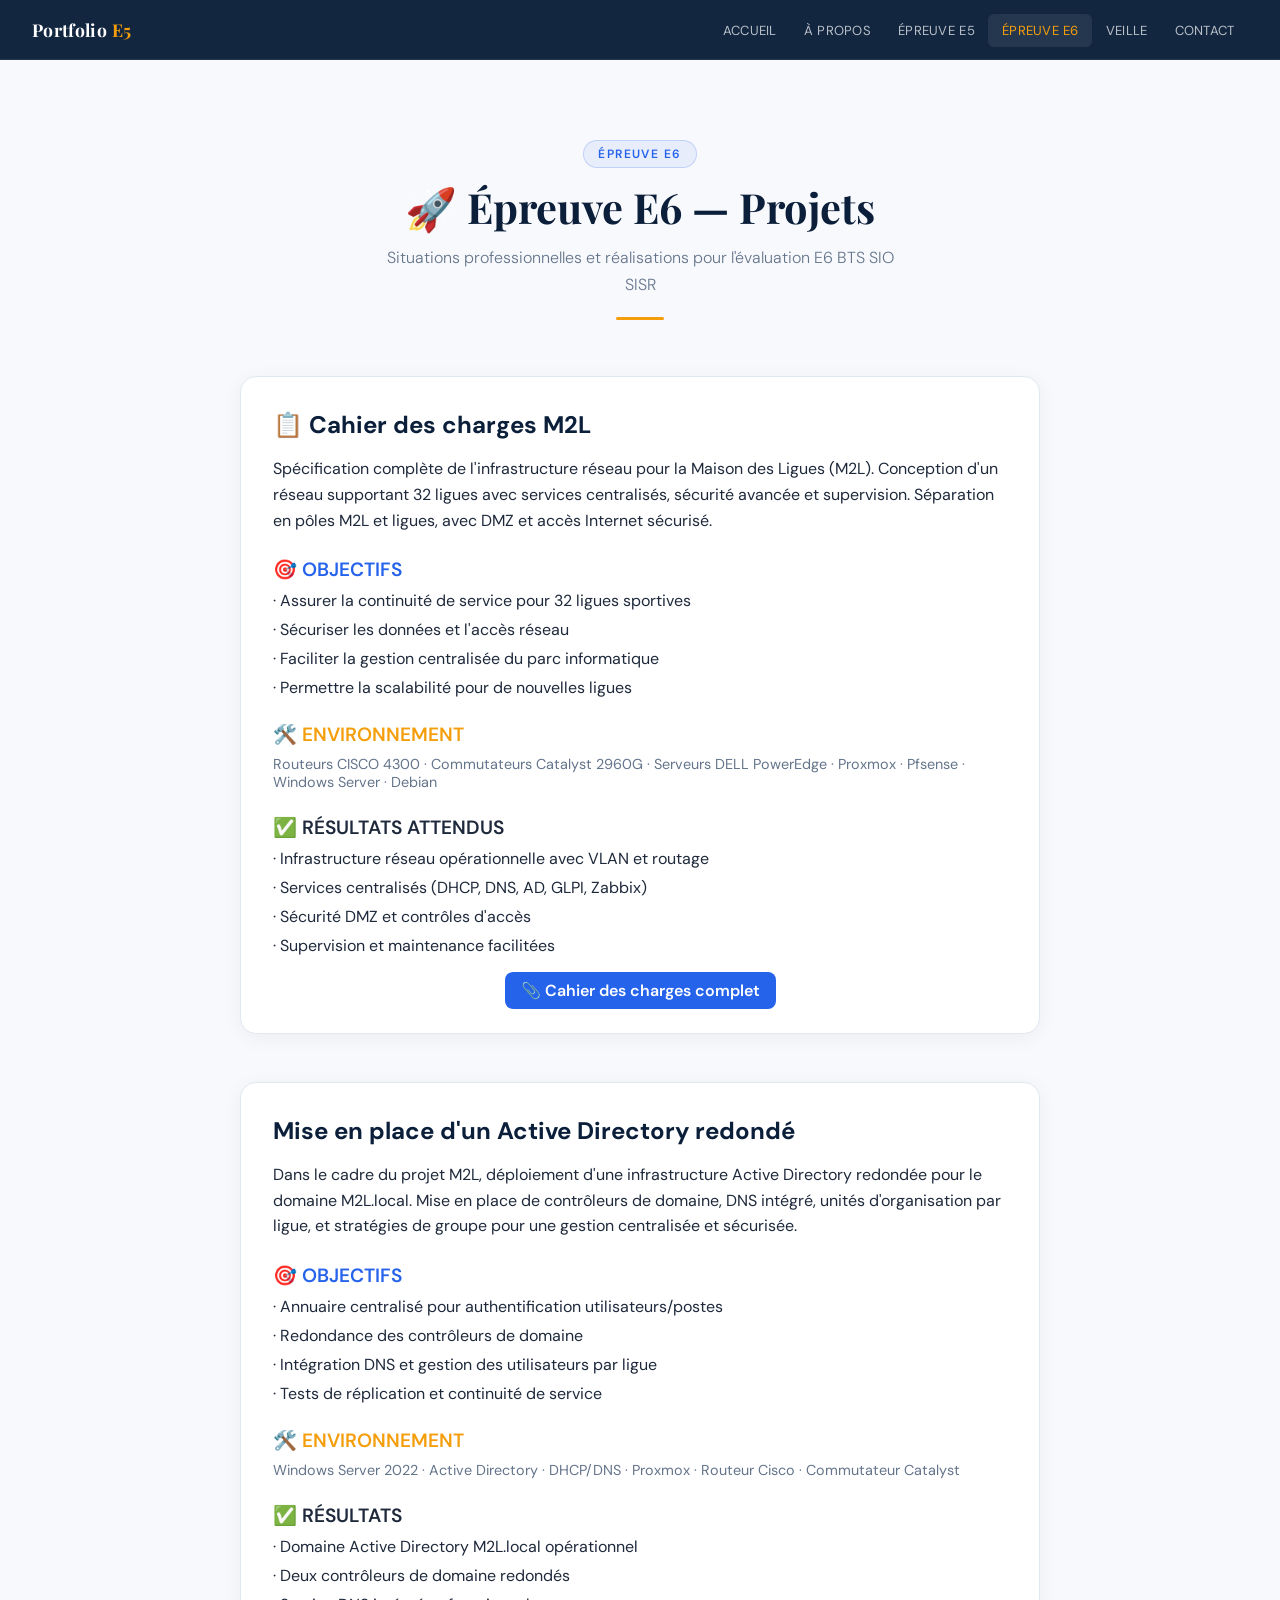
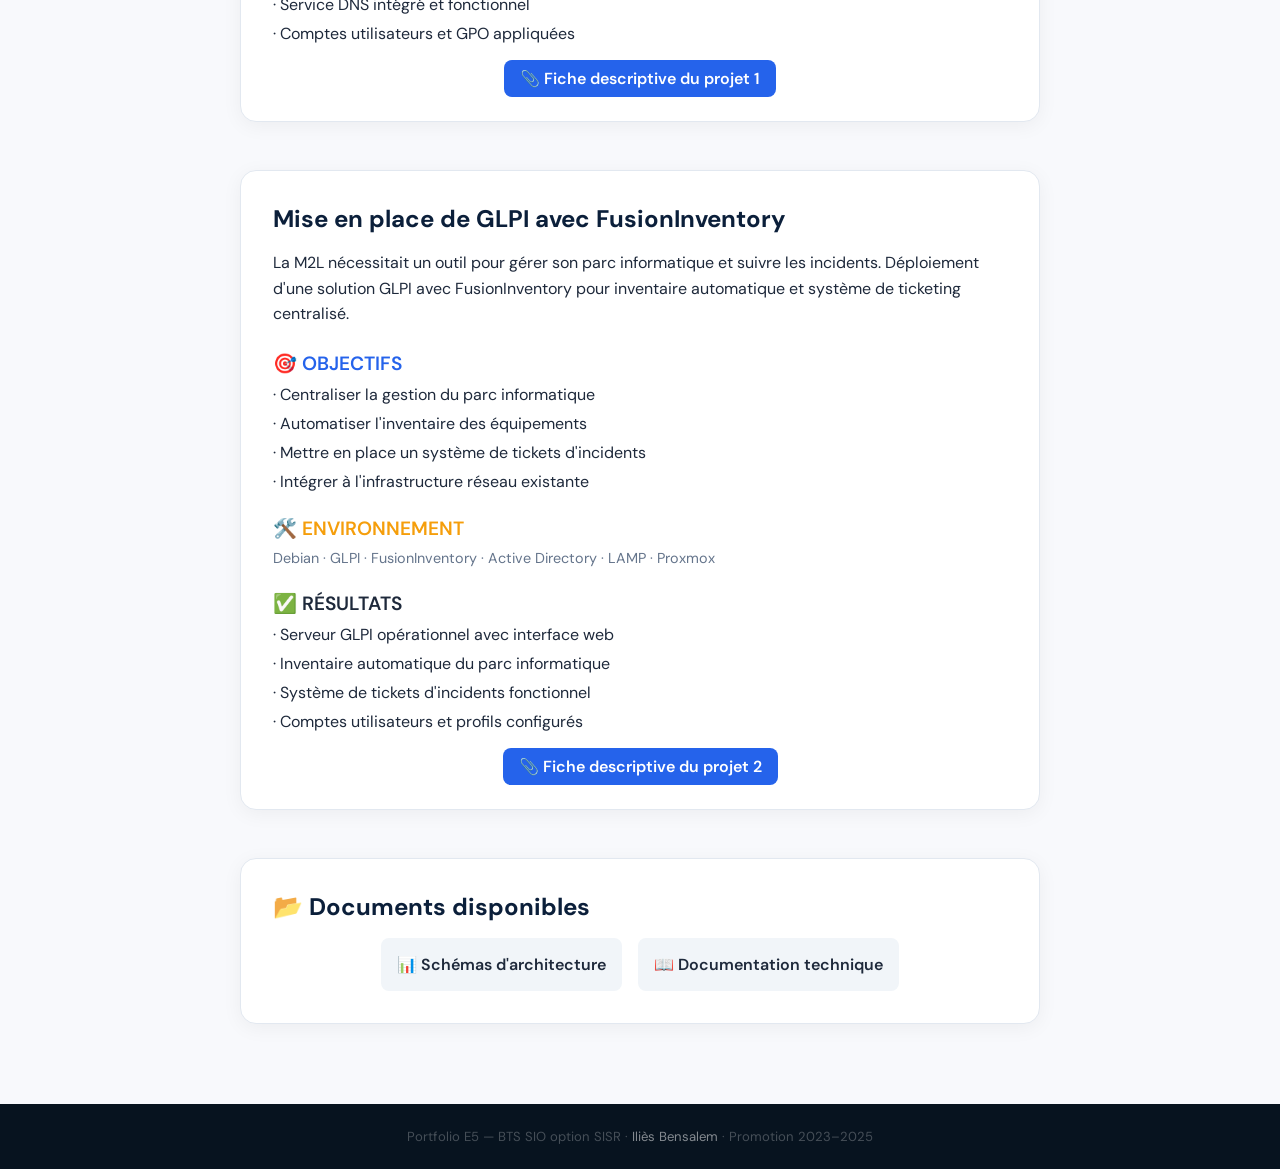
<file: situations.html>
<!DOCTYPE html>
<html lang="fr">
<head>
<meta charset="UTF-8">
<meta name="viewport" content="width=device-width, initial-scale=1.0">
<title>Situations professionnelles — Portfolio E5 BTS SIO SISR</title>
<link href="https://fonts.googleapis.com/css2?family=Playfair+Display:wght@400;700&family=DM+Sans:wght@300;400;500;600&display=swap" rel="stylesheet">
<link rel="stylesheet" href="css/style.css">
<style>
  body { padding-top: 60px; background: var(--off-white); }

  /* TABLEAU DE SYNTHESE */
  .table-wrap {
    background: var(--card-bg);
    border: 1px solid var(--gray-200);
    border-radius: 16px;
    overflow: auto;
    box-shadow: 0 2px 12px rgba(0,0,0,0.05);
    margin-bottom: 4rem;
  }
  .table-wrap table { width: 100%; border-collapse: collapse; font-size: 0.88rem; min-width: 700px; }
  .table-wrap thead { background: var(--navy); color: var(--white); }
  .table-wrap th { padding: 1rem 1.2rem; text-align: left; font-weight: 600; font-size: 0.8rem; letter-spacing: 0.05em; text-transform: uppercase; white-space: nowrap; }
  .table-wrap td { padding: 1rem 1.2rem; border-bottom: 1px solid var(--gray-100); color: var(--text); vertical-align: top; line-height: 1.5; }
  .table-wrap tbody tr:last-child td { border-bottom: none; }
  .table-wrap tbody tr:hover { background: var(--gray-100); }

  /* CARTES SITUATIONS */
  .situations-grid {
    display: grid;
    grid-template-columns: repeat(auto-fill, minmax(320px, 1fr));
    gap: 1.5rem;
  }
  .situation-card {
    background: var(--card-bg);
    border: 1px solid var(--gray-200);
    border-radius: 16px;
    overflow: hidden;
    transition: transform 0.2s, box-shadow 0.2s;
  }
  .situation-card:hover {
    transform: translateY(-4px);
    box-shadow: 0 12px 40px rgba(0,0,0,0.1);
  }
  .situation-top {
    background: var(--navy);
    padding: 1.4rem 1.6rem;
    position: relative;
  }
  .situation-number {
    position: absolute; top: 1rem; right: 1.2rem;
    font-family: 'Playfair Display', serif;
    font-size: 3rem; color: rgba(255,255,255,0.08);
    font-weight: 700; line-height: 1;
  }
  .situation-badge {
    display: inline-block;
    background: rgba(245,158,11,0.25);
    color: var(--accent);
    font-size: 0.72rem; font-weight: 600;
    letter-spacing: 0.1em; text-transform: uppercase;
    padding: 0.25rem 0.7rem; border-radius: 100px;
    margin-bottom: 0.6rem;
    border: 1px solid rgba(245,158,11,0.3);
  }
  .situation-title { font-size: 1rem; font-weight: 600; color: var(--white); line-height: 1.3; }
  .situation-body { padding: 1.4rem 1.6rem; }
  .situation-meta { display: flex; flex-wrap: wrap; gap: 0.5rem; margin-bottom: 1rem; }
  .meta-tag { background: var(--gray-100); color: var(--text-muted); font-size: 0.78rem; padding: 0.2rem 0.7rem; border-radius: 100px; font-weight: 400; }
  .situation-desc { font-size: 0.87rem; color: var(--text-muted); line-height: 1.7; font-weight: 300; }
  .situation-competences { margin-top: 1rem; display: flex; flex-wrap: wrap; gap: 0.4rem; }
  .comp-tag {
    background: rgba(37,99,235,0.08);
    color: var(--blue);
    font-size: 0.75rem; font-weight: 500;
    padding: 0.2rem 0.6rem;
    border-radius: 6px;
    border: 1px solid rgba(37,99,235,0.15);
  }
</style>
</head>
<body>

<nav>
  <a href="index.html" class="nav-logo">Portfolio <span>E5</span></a>
  <ul class="nav-links" id="navLinks">
    <li><a href="index.html">Accueil</a></li>
    <li><a href="presentation.html">À Propos</a></li>
    <li><a href="competences.html">Épreuve E5</a></li>
    <li><a href="situations.html">Épreuve E6</a></li>
    <li><a href="veille.html">Veille</a></li>
    <li><a href="contact.html">Contact</a></li>
  </ul>
  <button class="hamburger" id="hamburger" aria-label="Menu">
    <span></span><span></span><span></span>
  </button>
</nav>

<section>
  <div class="container">

    <!-- CARTES DETAILLEES -->
    <div class="section-header fade-in">
      <div class="section-tag">Épreuve E6</div>
      <h2 class="section-title">🚀 Épreuve E6 — Projets</h2>
      <p class="section-sub">Situations professionnelles et réalisations pour l'évaluation E6 BTS SIO SISR</p>
      <div class="divider"></div>
    </div>

    <div class="fade-in" style="max-width: 800px; margin: 0 auto;">

      <!-- CAHIER DES CHARGES -->
      <section style="margin-bottom: 3rem; padding: 2rem; background: var(--card-bg); border-radius: 16px; border: 1px solid var(--gray-200); box-shadow: 0 4px 20px rgba(0,0,0,0.05);">
        <h3 style="font-size: 1.5rem; font-weight: 700; color: var(--navy); margin-bottom: 1rem;">📋 Cahier des charges M2L</h3>
        <p style="font-size: 1rem; line-height: 1.6; color: var(--text); margin-bottom: 1.5rem;">
          Spécification complète de l'infrastructure réseau pour la Maison des Ligues (M2L). Conception d'un réseau supportant 32 ligues avec services centralisés, sécurité avancée et supervision. Séparation en pôles M2L et ligues, avec DMZ et accès Internet sécurisé.
        </p>
        <h4 style="font-size: 1.2rem; font-weight: 600; color: var(--blue); margin-bottom: 0.5rem;">🎯 OBJECTIFS</h4>
        <ul style="list-style: none; padding: 0; margin-bottom: 1.5rem;">
          <li style="margin-bottom: 0.5rem;">· Assurer la continuité de service pour 32 ligues sportives</li>
          <li style="margin-bottom: 0.5rem;">· Sécuriser les données et l'accès réseau</li>
          <li style="margin-bottom: 0.5rem;">· Faciliter la gestion centralisée du parc informatique</li>
          <li>· Permettre la scalabilité pour de nouvelles ligues</li>
        </ul>
        <h4 style="font-size: 1.2rem; font-weight: 600; color: var(--accent); margin-bottom: 0.5rem;">🛠️ ENVIRONNEMENT</h4>
        <p style="font-size: 0.9rem; color: var(--text-muted); margin-bottom: 1.5rem;">Routeurs CISCO 4300 · Commutateurs Catalyst 2960G · Serveurs DELL PowerEdge · Proxmox · Pfsense · Windows Server · Debian</p>
        <h4 style="font-size: 1.2rem; font-weight: 600; color: var(--green); margin-bottom: 0.5rem;">✅ RÉSULTATS ATTENDUS</h4>
        <ul style="list-style: none; padding: 0; margin-bottom: 1.5rem;">
          <li style="margin-bottom: 0.5rem;">· Infrastructure réseau opérationnelle avec VLAN et routage</li>
          <li style="margin-bottom: 0.5rem;">· Services centralisés (DHCP, DNS, AD, GLPI, Zabbix)</li>
          <li style="margin-bottom: 0.5rem;">· Sécurité DMZ et contrôles d'accès</li>
          <li>· Supervision et maintenance facilitées</li>
        </ul>
        <p style="text-align: center; margin: 0;"><a href="https://drive.google.com/drive/folders/1-0fwbqKgi1-jNjIOk98bqfDFIRwx6cav?usp=drive_link" target="_blank" style="background: var(--blue); color: white; padding: 0.5rem 1rem; border-radius: 8px; text-decoration: none; font-weight: 600;">📎 Cahier des charges complet</a></p>
      </section>

      <!-- PROJET 01 -->
      <section style="margin-bottom: 3rem; padding: 2rem; background: var(--card-bg); border-radius: 16px; border: 1px solid var(--gray-200); box-shadow: 0 4px 20px rgba(0,0,0,0.05);">
        <h3 style="font-size: 1.5rem; font-weight: 700; color: var(--navy); margin-bottom: 1rem;">Mise en place d'un Active Directory redondé</h3>
        <p style="font-size: 1rem; line-height: 1.6; color: var(--text); margin-bottom: 1.5rem;">
          Dans le cadre du projet M2L, déploiement d'une infrastructure Active Directory redondée pour le domaine M2L.local. Mise en place de contrôleurs de domaine, DNS intégré, unités d'organisation par ligue, et stratégies de groupe pour une gestion centralisée et sécurisée.
        </p>
        <h4 style="font-size: 1.2rem; font-weight: 600; color: var(--blue); margin-bottom: 0.5rem;">🎯 OBJECTIFS</h4>
        <ul style="list-style: none; padding: 0; margin-bottom: 1.5rem;">
          <li style="margin-bottom: 0.5rem;">· Annuaire centralisé pour authentification utilisateurs/postes</li>
          <li style="margin-bottom: 0.5rem;">· Redondance des contrôleurs de domaine</li>
          <li style="margin-bottom: 0.5rem;">· Intégration DNS et gestion des utilisateurs par ligue</li>
          <li>· Tests de réplication et continuité de service</li>
        </ul>
        <h4 style="font-size: 1.2rem; font-weight: 600; color: var(--accent); margin-bottom: 0.5rem;">🛠️ ENVIRONNEMENT</h4>
        <p style="font-size: 0.9rem; color: var(--text-muted); margin-bottom: 1.5rem;">Windows Server 2022 · Active Directory · DHCP/DNS · Proxmox · Routeur Cisco · Commutateur Catalyst</p>
        <h4 style="font-size: 1.2rem; font-weight: 600; color: var(--green); margin-bottom: 0.5rem;">✅ RÉSULTATS</h4>
        <ul style="list-style: none; padding: 0; margin-bottom: 1.5rem;">
          <li style="margin-bottom: 0.5rem;">· Domaine Active Directory M2L.local opérationnel</li>
          <li style="margin-bottom: 0.5rem;">· Deux contrôleurs de domaine redondés</li>
          <li style="margin-bottom: 0.5rem;">· Service DNS intégré et fonctionnel</li>
          <li>· Comptes utilisateurs et GPO appliquées</li>
        </ul>
        <p style="text-align: center; margin: 0;"><a href="https://drive.google.com/drive/folders/1-0fwbqKgi1-jNjIOk98bqfDFIRwx6cav?usp=drive_link" target="_blank" style="background: var(--blue); color: white; padding: 0.5rem 1rem; border-radius: 8px; text-decoration: none; font-weight: 600;">📎 Fiche descriptive du projet 1</a></p>
      </section>

      <!-- PROJET 02 -->
      <section style="margin-bottom: 3rem; padding: 2rem; background: var(--card-bg); border-radius: 16px; border: 1px solid var(--gray-200); box-shadow: 0 4px 20px rgba(0,0,0,0.05);">
        <h3 style="font-size: 1.5rem; font-weight: 700; color: var(--navy); margin-bottom: 1rem;">Mise en place de GLPI avec FusionInventory</h3>
        <p style="font-size: 1rem; line-height: 1.6; color: var(--text); margin-bottom: 1.5rem;">
          La M2L nécessitait un outil pour gérer son parc informatique et suivre les incidents. Déploiement d'une solution GLPI avec FusionInventory pour inventaire automatique et système de ticketing centralisé.
        </p>
        <h4 style="font-size: 1.2rem; font-weight: 600; color: var(--blue); margin-bottom: 0.5rem;">🎯 OBJECTIFS</h4>
        <ul style="list-style: none; padding: 0; margin-bottom: 1.5rem;">
          <li style="margin-bottom: 0.5rem;">· Centraliser la gestion du parc informatique</li>
          <li style="margin-bottom: 0.5rem;">· Automatiser l'inventaire des équipements</li>
          <li style="margin-bottom: 0.5rem;">· Mettre en place un système de tickets d'incidents</li>
          <li>· Intégrer à l'infrastructure réseau existante</li>
        </ul>
        <h4 style="font-size: 1.2rem; font-weight: 600; color: var(--accent); margin-bottom: 0.5rem;">🛠️ ENVIRONNEMENT</h4>
        <p style="font-size: 0.9rem; color: var(--text-muted); margin-bottom: 1.5rem;">Debian · GLPI · FusionInventory · Active Directory · LAMP · Proxmox</p>
        <h4 style="font-size: 1.2rem; font-weight: 600; color: var(--green); margin-bottom: 0.5rem;">✅ RÉSULTATS</h4>
        <ul style="list-style: none; padding: 0; margin-bottom: 1.5rem;">
          <li style="margin-bottom: 0.5rem;">· Serveur GLPI opérationnel avec interface web</li>
          <li style="margin-bottom: 0.5rem;">· Inventaire automatique du parc informatique</li>
          <li style="margin-bottom: 0.5rem;">· Système de tickets d'incidents fonctionnel</li>
          <li>· Comptes utilisateurs et profils configurés</li>
        </ul>
        <p style="text-align: center; margin: 0;"><a href="https://drive.google.com/drive/folders/1-0fwbqKgi1-jNjIOk98bqfDFIRwx6cav?usp=drive_link" target="_blank" style="background: var(--blue); color: white; padding: 0.5rem 1rem; border-radius: 8px; text-decoration: none; font-weight: 600;">📎 Fiche descriptive du projet 2</a></p>
      </section>

      <!-- DOCUMENTS -->
      <section style="padding: 2rem; background: var(--card-bg); border-radius: 16px; border: 1px solid var(--gray-200); box-shadow: 0 4px 20px rgba(0,0,0,0.05);">
        <h3 style="font-size: 1.5rem; font-weight: 700; color: var(--navy); margin-bottom: 1rem;">📂 Documents disponibles</h3>
        <div style="display: flex; flex-wrap: wrap; gap: 1rem; justify-content: center;">
          <a href="https://drive.google.com/drive/folders/1-0fwbqKgi1-jNjIOk98bqfDFIRwx6cav?usp=drive_link" target="_blank" style="background: var(--gray-100); color: var(--text); padding: 1rem; border-radius: 8px; text-decoration: none; font-weight: 600; display: block; text-align: center;">📊 Schémas d'architecture</a>
          <a href="https://drive.google.com/drive/folders/1-0fwbqKgi1-jNjIOk98bqfDFIRwx6cav?usp=drive_link" target="_blank" style="background: var(--gray-100); color: var(--text); padding: 1rem; border-radius: 8px; text-decoration: none; font-weight: 600; display: block; text-align: center;">📖 Documentation technique</a>
        </div>
      </section>

    </div>
  </div>
</section>

<footer>
  <p>Portfolio E5 — BTS SIO option SISR · <span>Iliès Bensalem</span> · Promotion 2023–2025</p>
</footer>

<script src="js/main.js"></script>
</body>
</html>
</file>
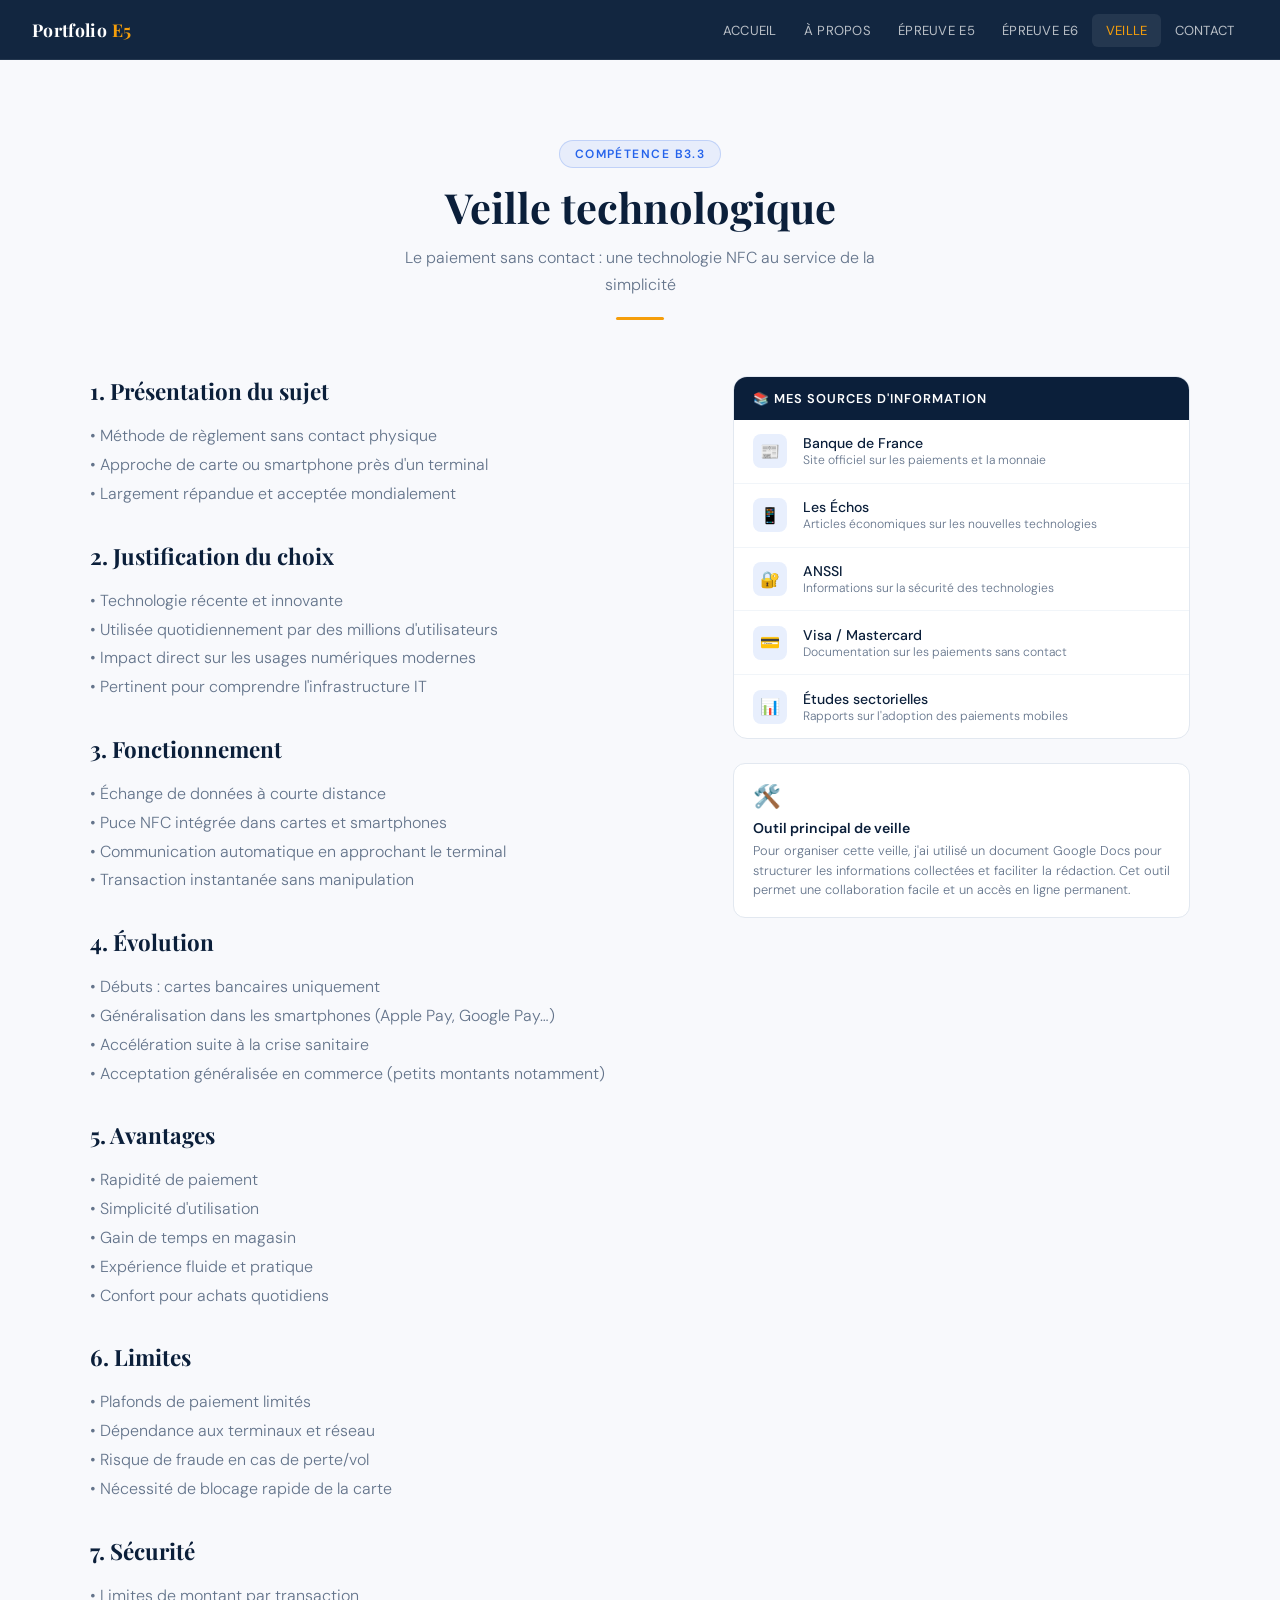
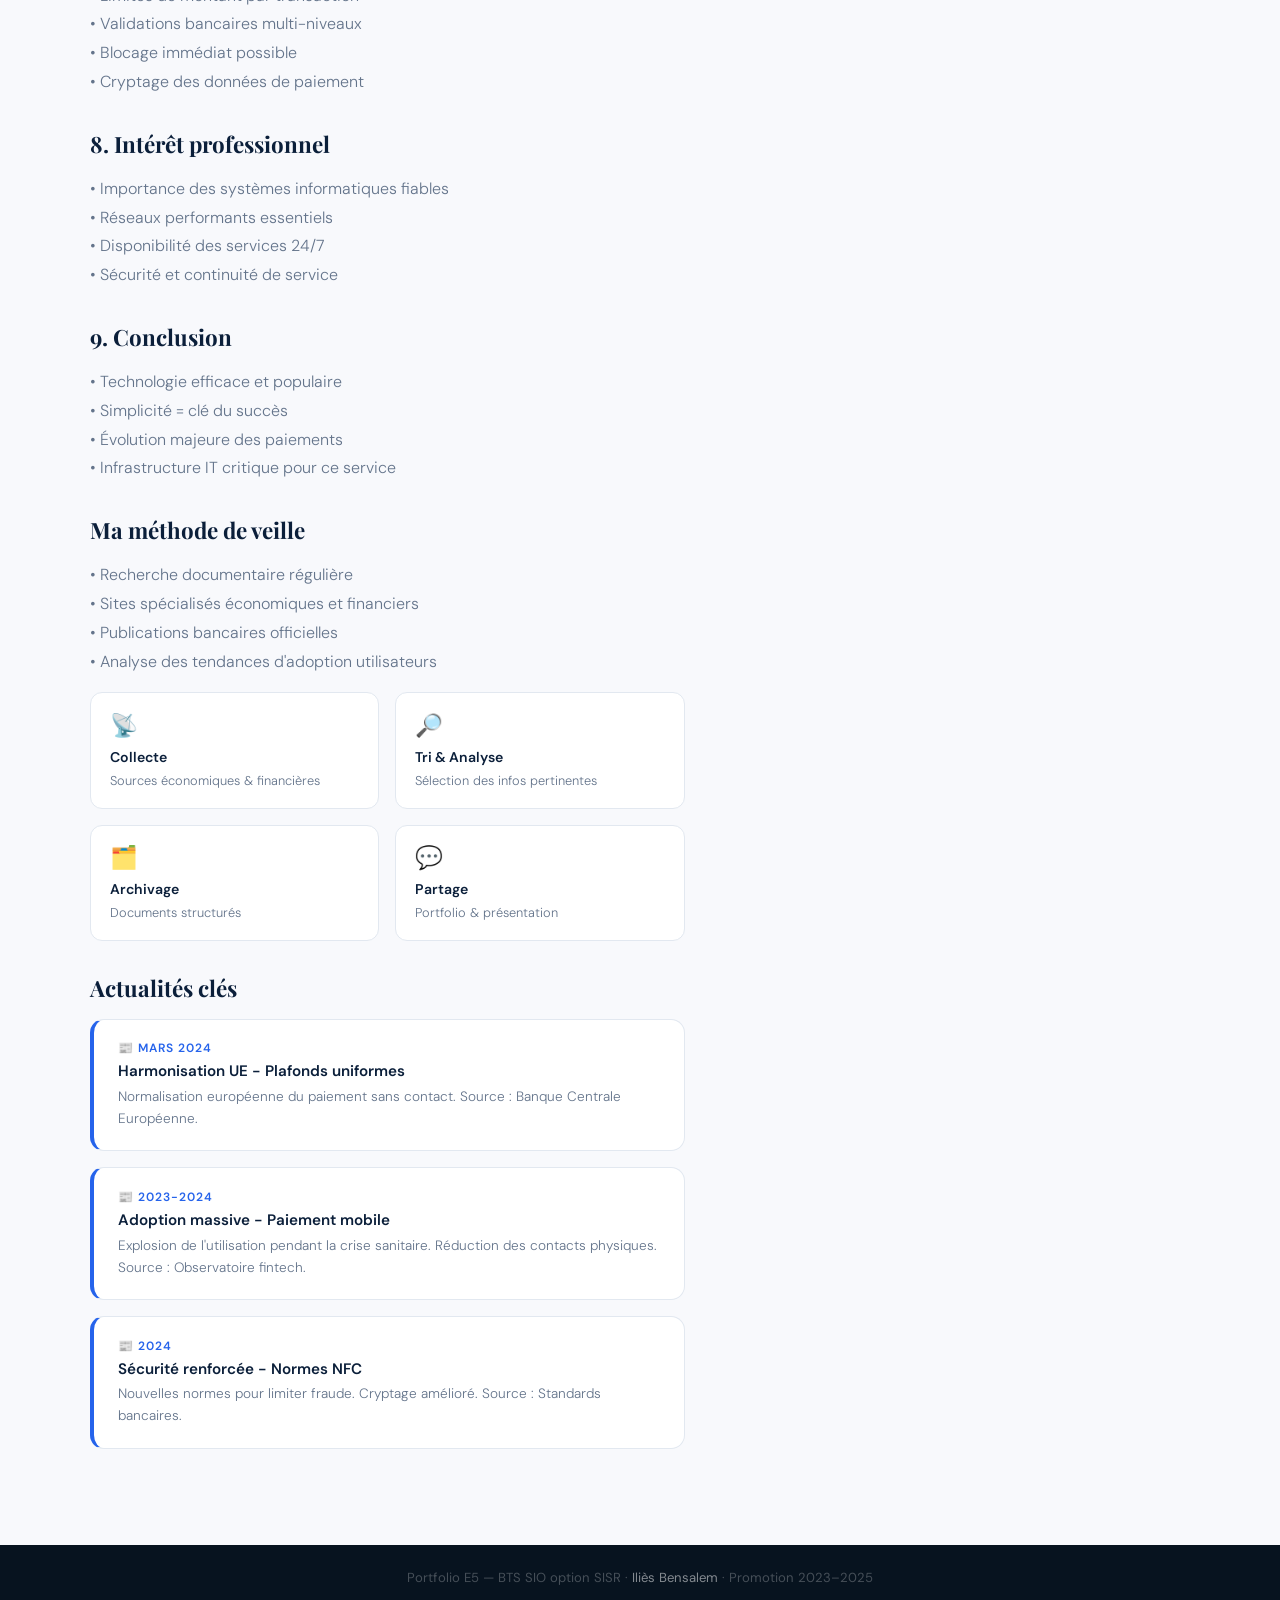
<file: veille.html>
<!DOCTYPE html>
<html lang="fr">
<head>
<meta charset="UTF-8">
<meta name="viewport" content="width=device-width, initial-scale=1.0">
<title>Veille technologique — Portfolio E5 BTS SIO SISR</title>
<link href="https://fonts.googleapis.com/css2?family=Playfair+Display:wght@400;700&family=DM+Sans:wght@300;400;500;600&display=swap" rel="stylesheet">
<link rel="stylesheet" href="css/style.css">
<style>
  body { padding-top: 60px; background: var(--section-bg); }
  .veille-layout {
    display: grid;
    grid-template-columns: 1.3fr 1fr;
    gap: 3rem;
    align-items: start;
  }
  .veille-text h3 {
    font-family: 'Playfair Display', serif;
    font-size: 1.4rem; color: var(--navy);
    margin-bottom: 1rem; margin-top: 2rem;
  }
  .veille-text h3:first-child { margin-top: 0; }
  .veille-text p { color: var(--text-muted); line-height: 1.8; font-weight: 300; margin-bottom: 1rem; }

  /* Carte actualité */
  .actu-card {
    background: var(--card-bg);
    border: 1px solid var(--gray-200);
    border-radius: 14px;
    padding: 1.3rem 1.5rem;
    margin-bottom: 1rem;
    border-left: 4px solid var(--blue);
    transition: transform 0.2s;
  }
  .actu-card:hover { transform: translateX(4px); }
  .actu-date { font-size: 0.75rem; color: var(--blue); font-weight: 600; letter-spacing: 0.08em; text-transform: uppercase; margin-bottom: 0.3rem; }
  .actu-title { font-size: 0.95rem; font-weight: 600; color: var(--navy); margin-bottom: 0.3rem; }
  .actu-desc { font-size: 0.85rem; color: var(--text-muted); font-weight: 300; line-height: 1.6; }

  /* Sources */
  .sources-block { background: var(--card-bg); border: 1px solid var(--gray-200); border-radius: 14px; overflow: hidden; margin-bottom: 1.5rem; }
  .sources-title { background: var(--navy); color: var(--white); font-size: 0.8rem; font-weight: 600; letter-spacing: 0.08em; text-transform: uppercase; padding: 0.8rem 1.2rem; }
  .veille-source { display: flex; align-items: center; gap: 1rem; padding: 0.9rem 1.2rem; border-bottom: 1px solid var(--gray-100); transition: background 0.2s; }
  .veille-source:last-child { border-bottom: none; }
  .veille-source:hover { background: var(--gray-100); }
  .veille-icon { width: 34px; height: 34px; border-radius: 8px; background: rgba(37,99,235,0.1); display: flex; align-items: center; justify-content: center; font-size: 16px; flex-shrink: 0; }
  .veille-source-name { font-weight: 500; font-size: 0.88rem; color: var(--navy); }
  .veille-source-type { font-size: 0.76rem; color: var(--text-muted); font-weight: 300; }

  /* Méthode */
  .methode-grid { display: grid; grid-template-columns: 1fr 1fr; gap: 1rem; margin-top: 1rem; }
  .methode-card { background: var(--card-bg); border: 1px solid var(--gray-200); border-radius: 12px; padding: 1.1rem 1.2rem; }
  .methode-icon { font-size: 1.4rem; margin-bottom: 0.5rem; }
  .methode-title { font-size: 0.88rem; font-weight: 600; color: var(--navy); margin-bottom: 0.3rem; }
  .methode-desc { font-size: 0.8rem; color: var(--text-muted); font-weight: 300; line-height: 1.5; }

  @media (max-width: 768px) {
    .veille-layout { grid-template-columns: 1fr; }
    .methode-grid { grid-template-columns: 1fr; }
  }
</style>
</head>
<body>

<nav>
  <a href="index.html" class="nav-logo">Portfolio <span>E5</span></a>
  <ul class="nav-links" id="navLinks">
    <li><a href="index.html">Accueil</a></li>
    <li><a href="presentation.html">À Propos</a></li>
    <li><a href="competences.html">Épreuve E5</a></li>
    <li><a href="situations.html">Épreuve E6</a></li>
    <li><a href="veille.html">Veille</a></li>
    <li><a href="contact.html">Contact</a></li>
  </ul>
  <button class="hamburger" id="hamburger" aria-label="Menu">
    <span></span><span></span><span></span>
  </button>
</nav>

<section>
  <div class="container">
    <div class="section-header fade-in">
      <div class="section-tag">Compétence B3.3</div>
      <h2 class="section-title">Veille technologique</h2>
      <p class="section-sub">Le paiement sans contact : une technologie NFC au service de la simplicité</p>
      <div class="divider"></div>
    </div>

    <div class="veille-layout fade-in">

      <!-- COLONNE GAUCHE : texte -->
      <div class="veille-text">
        <h3>1. Présentation du sujet</h3>
        <p>
          • Méthode de règlement sans contact physique<br>
          • Approche de carte ou smartphone près d'un terminal<br>
          • Largement répandue et acceptée mondialement
        </p>

        <h3>2. Justification du choix</h3>
        <p>
          • Technologie récente et innovante<br>
          • Utilisée quotidiennement par des millions d'utilisateurs<br>
          • Impact direct sur les usages numériques modernes<br>
          • Pertinent pour comprendre l'infrastructure IT
        </p>

        <h3>3. Fonctionnement</h3>
        <p>
          • Échange de données à courte distance<br>
          • Puce NFC intégrée dans cartes et smartphones<br>
          • Communication automatique en approchant le terminal<br>
          • Transaction instantanée sans manipulation
        </p>

        <h3>4. Évolution</h3>
        <p>
          • Débuts : cartes bancaires uniquement<br>
          • Généralisation dans les smartphones (Apple Pay, Google Pay…)<br>
          • Accélération suite à la crise sanitaire<br>
          • Acceptation généralisée en commerce (petits montants notamment)
        </p>

        <h3>5. Avantages</h3>
        <p>
          • Rapidité de paiement<br>
          • Simplicité d'utilisation<br>
          • Gain de temps en magasin<br>
          • Expérience fluide et pratique<br>
          • Confort pour achats quotidiens
        </p>

        <h3>6. Limites</h3>
        <p>
          • Plafonds de paiement limités<br>
          • Dépendance aux terminaux et réseau<br>
          • Risque de fraude en cas de perte/vol<br>
          • Nécessité de blocage rapide de la carte
        </p>

        <h3>7. Sécurité</h3>
        <p>
          • Limites de montant par transaction<br>
          • Validations bancaires multi-niveaux<br>
          • Blocage immédiat possible<br>
          • Cryptage des données de paiement
        </p>

        <h3>8. Intérêt professionnel</h3>
        <p>
          • Importance des systèmes informatiques fiables<br>
          • Réseaux performants essentiels<br>
          • Disponibilité des services 24/7<br>
          • Sécurité et continuité de service
        </p>

        <h3>9. Conclusion</h3>
        <p>
          • Technologie efficace et populaire<br>
          • Simplicité = clé du succès<br>
          • Évolution majeure des paiements<br>
          • Infrastructure IT critique pour ce service
        </p>

        <h3>Ma méthode de veille</h3>
        <p>
          • Recherche documentaire régulière<br>
          • Sites spécialisés économiques et financiers<br>
          • Publications bancaires officielles<br>
          • Analyse des tendances d'adoption utilisateurs
        </p>

        <div class="methode-grid">
          <div class="methode-card">
            <div class="methode-icon">📡</div>
            <div class="methode-title">Collecte</div>
            <div class="methode-desc">Sources économiques & financières</div>
          </div>
          <div class="methode-card">
            <div class="methode-icon">🔎</div>
            <div class="methode-title">Tri & Analyse</div>
            <div class="methode-desc">Sélection des infos pertinentes</div>
          </div>
          <div class="methode-card">
            <div class="methode-icon">🗂️</div>
            <div class="methode-title">Archivage</div>
            <div class="methode-desc">Documents structurés</div>
          </div>
          <div class="methode-card">
            <div class="methode-icon">💬</div>
            <div class="methode-title">Partage</div>
            <div class="methode-desc">Portfolio & présentation</div>
          </div>
        </div>

        <h3>Actualités clés</h3>
        <div class="actu-card">
          <div class="actu-date">📰 Mars 2024</div>
          <div class="actu-title">Harmonisation UE - Plafonds uniformes</div>
          <div class="actu-desc">Normalisation européenne du paiement sans contact. Source : Banque Centrale Européenne.</div>
        </div>
        <div class="actu-card">
          <div class="actu-date">📰 2023-2024</div>
          <div class="actu-title">Adoption massive - Paiement mobile</div>
          <div class="actu-desc">Explosion de l'utilisation pendant la crise sanitaire. Réduction des contacts physiques. Source : Observatoire fintech.</div>
        </div>
        <div class="actu-card">
          <div class="actu-date">📰 2024</div>
          <div class="actu-title">Sécurité renforcée - Normes NFC</div>
          <div class="actu-desc">Nouvelles normes pour limiter fraude. Cryptage amélioré. Source : Standards bancaires.</div>
        </div>
      </div>

      <!-- COLONNE DROITE : sources -->
      <div>
        <div class="sources-block">
          <div class="sources-title">📚 Mes sources d'information</div>
          <div class="veille-source">
            <div class="veille-icon">📰</div>
            <div>
              <div class="veille-source-name">Banque de France</div>
              <div class="veille-source-type">Site officiel sur les paiements et la monnaie</div>
            </div>
          </div>
          <div class="veille-source">
            <div class="veille-icon">📱</div>
            <div>
              <div class="veille-source-name">Les Échos</div>
              <div class="veille-source-type">Articles économiques sur les nouvelles technologies</div>
            </div>
          </div>
          <div class="veille-source">
            <div class="veille-icon">🔐</div>
            <div>
              <div class="veille-source-name">ANSSI</div>
              <div class="veille-source-type">Informations sur la sécurité des technologies</div>
            </div>
          </div>
          <div class="veille-source">
            <div class="veille-icon">💳</div>
            <div>
              <div class="veille-source-name">Visa / Mastercard</div>
              <div class="veille-source-type">Documentation sur les paiements sans contact</div>
            </div>
          </div>
          <div class="veille-source">
            <div class="veille-icon">📊</div>
            <div>
              <div class="veille-source-name">Études sectorielles</div>
              <div class="veille-source-type">Rapports sur l'adoption des paiements mobiles</div>
            </div>
          </div>
        </div>

        <!-- Outil de veille principal -->
        <div class="methode-card" style="margin-top:0;">
          <div class="methode-icon">🛠️</div>
          <div class="methode-title">Outil principal de veille</div>
          <div class="methode-desc">
            Pour organiser cette veille, j'ai utilisé un document Google Docs pour structurer les informations collectées et faciliter la rédaction. Cet outil permet une collaboration facile et un accès en ligne permanent.
          </div>
        </div>
      </div>

    </div>
  </div>
</section>

<footer>
  <p>Portfolio E5 — BTS SIO option SISR · <span>Iliès Bensalem</span> · Promotion 2023–2025</p>
</footer>

<script src="js/main.js"></script>
</body>
</html>
</file>
<file: css/style.css>
/* ===== VARIABLES ===== */
:root {
  --navy: #0B1F3A;
  --navy-mid: #1A3A5C;
  --blue: #2563EB;
  --blue-light: #3B82F6;
  --accent: #F59E0B;
  --white: #FFFFFF;
  --off-white: #F8F9FC;
  --gray-100: #F1F5F9;
  --gray-200: #E2E8F0;
  --gray-400: #94A3B8;
  --gray-600: #475569;
  --gray-800: #1E293B;
  --text: #1E293B;
  --text-muted: #64748B;
  --card-bg: #FFFFFF;
  --section-bg: #F8F9FC;
}

* { margin: 0; padding: 0; box-sizing: border-box; }
html { scroll-behavior: smooth; }
body {
  font-family: 'DM Sans', sans-serif;
  color: var(--text);
  background: var(--white);
  overflow-x: hidden;
}

/* ===== NAVIGATION ===== */
nav {
  position: fixed;
  top: 0; left: 0; right: 0;
  z-index: 1000;
  background: rgba(11,31,58,0.97);
  backdrop-filter: blur(8px);
  padding: 0 2rem;
  height: 60px;
  display: flex;
  align-items: center;
  justify-content: space-between;
  border-bottom: 1px solid rgba(255,255,255,0.08);
}
.nav-logo {
  font-family: 'Playfair Display', serif;
  color: var(--white);
  font-size: 1.1rem;
  font-weight: 700;
  letter-spacing: 0.02em;
  text-decoration: none;
}
.nav-logo span { color: var(--accent); }
.nav-links {
  display: flex;
  gap: 0;
  list-style: none;
}
.nav-links a {
  color: rgba(255,255,255,0.7);
  text-decoration: none;
  font-size: 0.82rem;
  font-weight: 400;
  padding: 0.5rem 0.85rem;
  border-radius: 6px;
  transition: all 0.2s;
  letter-spacing: 0.02em;
  text-transform: uppercase;
}
.nav-links a:hover,
.nav-links a.active { color: var(--white); background: rgba(255,255,255,0.08); }
.nav-links a.active { color: var(--accent); }
.hamburger {
  display: none;
  flex-direction: column;
  gap: 5px;
  cursor: pointer;
  padding: 4px;
  background: none;
  border: none;
}
.hamburger span {
  display: block;
  width: 22px;
  height: 2px;
  background: var(--white);
  border-radius: 2px;
  transition: 0.3s;
}

/* ===== LAYOUT ===== */
section {
  padding: 5rem 2rem;
  scroll-margin-top: 60px;
}
.section-alt { background: var(--section-bg); }
.container { max-width: 1100px; margin: 0 auto; }
.section-header { text-align: center; margin-bottom: 3.5rem; }
.section-tag {
  display: inline-block;
  background: rgba(37,99,235,0.08);
  color: var(--blue);
  font-size: 0.75rem;
  font-weight: 600;
  letter-spacing: 0.12em;
  text-transform: uppercase;
  padding: 0.3rem 0.9rem;
  border-radius: 100px;
  margin-bottom: 0.9rem;
  border: 1px solid rgba(37,99,235,0.2);
}
.section-title {
  font-family: 'Playfair Display', serif;
  font-size: clamp(1.8rem, 3.5vw, 2.6rem);
  font-weight: 700;
  color: var(--navy);
  line-height: 1.2;
  margin-bottom: 0.75rem;
}
.section-sub {
  color: var(--text-muted);
  font-size: 1rem;
  font-weight: 300;
  max-width: 520px;
  margin: 0 auto;
  line-height: 1.7;
}
.divider {
  width: 48px;
  height: 3px;
  background: var(--accent);
  border-radius: 2px;
  margin: 1.2rem auto 0;
}

/* ===== BOUTONS ===== */
.btn-primary {
  background: var(--accent);
  color: var(--navy);
  padding: 0.75rem 2rem;
  border-radius: 8px;
  font-weight: 600;
  font-size: 0.9rem;
  text-decoration: none;
  transition: all 0.2s;
  border: none;
  cursor: pointer;
  display: inline-flex;
  align-items: center;
  gap: 8px;
  font-family: 'DM Sans', sans-serif;
}
.btn-primary:hover { background: #E08E00; transform: translateY(-1px); }
.btn-secondary {
  background: rgba(255,255,255,0.08);
  color: var(--white);
  padding: 0.75rem 2rem;
  border-radius: 8px;
  font-weight: 400;
  font-size: 0.9rem;
  text-decoration: none;
  transition: all 0.2s;
  border: 1px solid rgba(255,255,255,0.2);
}
.btn-secondary:hover { background: rgba(255,255,255,0.14); transform: translateY(-1px); }

/* ===== BADGES ===== */
.badge {
  display: inline-block;
  padding: 0.2rem 0.6rem;
  border-radius: 6px;
  font-size: 0.75rem;
  font-weight: 600;
}
.badge.blue { background: rgba(37,99,235,0.1); color: var(--blue); }
.badge.amber { background: rgba(245,158,11,0.12); color: #B45309; }
.badge.green { background: rgba(16,185,129,0.1); color: #065F46; }

/* ===== FADE IN ===== */
.fade-in {
  opacity: 0;
  transform: translateY(24px);
  transition: opacity 0.6s ease, transform 0.6s ease;
}
.fade-in.visible { opacity: 1; transform: translateY(0); }

/* ===== FOOTER ===== */
footer {
  background: #07131F;
  text-align: center;
  padding: 1.5rem;
  font-size: 0.82rem;
  color: rgba(255,255,255,0.25);
}
footer span { color: rgba(255,255,255,0.5); }

/* ===== RESPONSIVE ===== */
@media (max-width: 768px) {
  .nav-links { display: none; }
  .nav-links.open {
    display: flex;
    flex-direction: column;
    position: absolute;
    top: 60px; left: 0; right: 0;
    background: rgba(11,31,58,0.98);
    padding: 1rem;
    border-bottom: 1px solid rgba(255,255,255,0.1);
  }
  .hamburger { display: flex; }
  section { padding: 3.5rem 1.2rem; }
}
</file>
